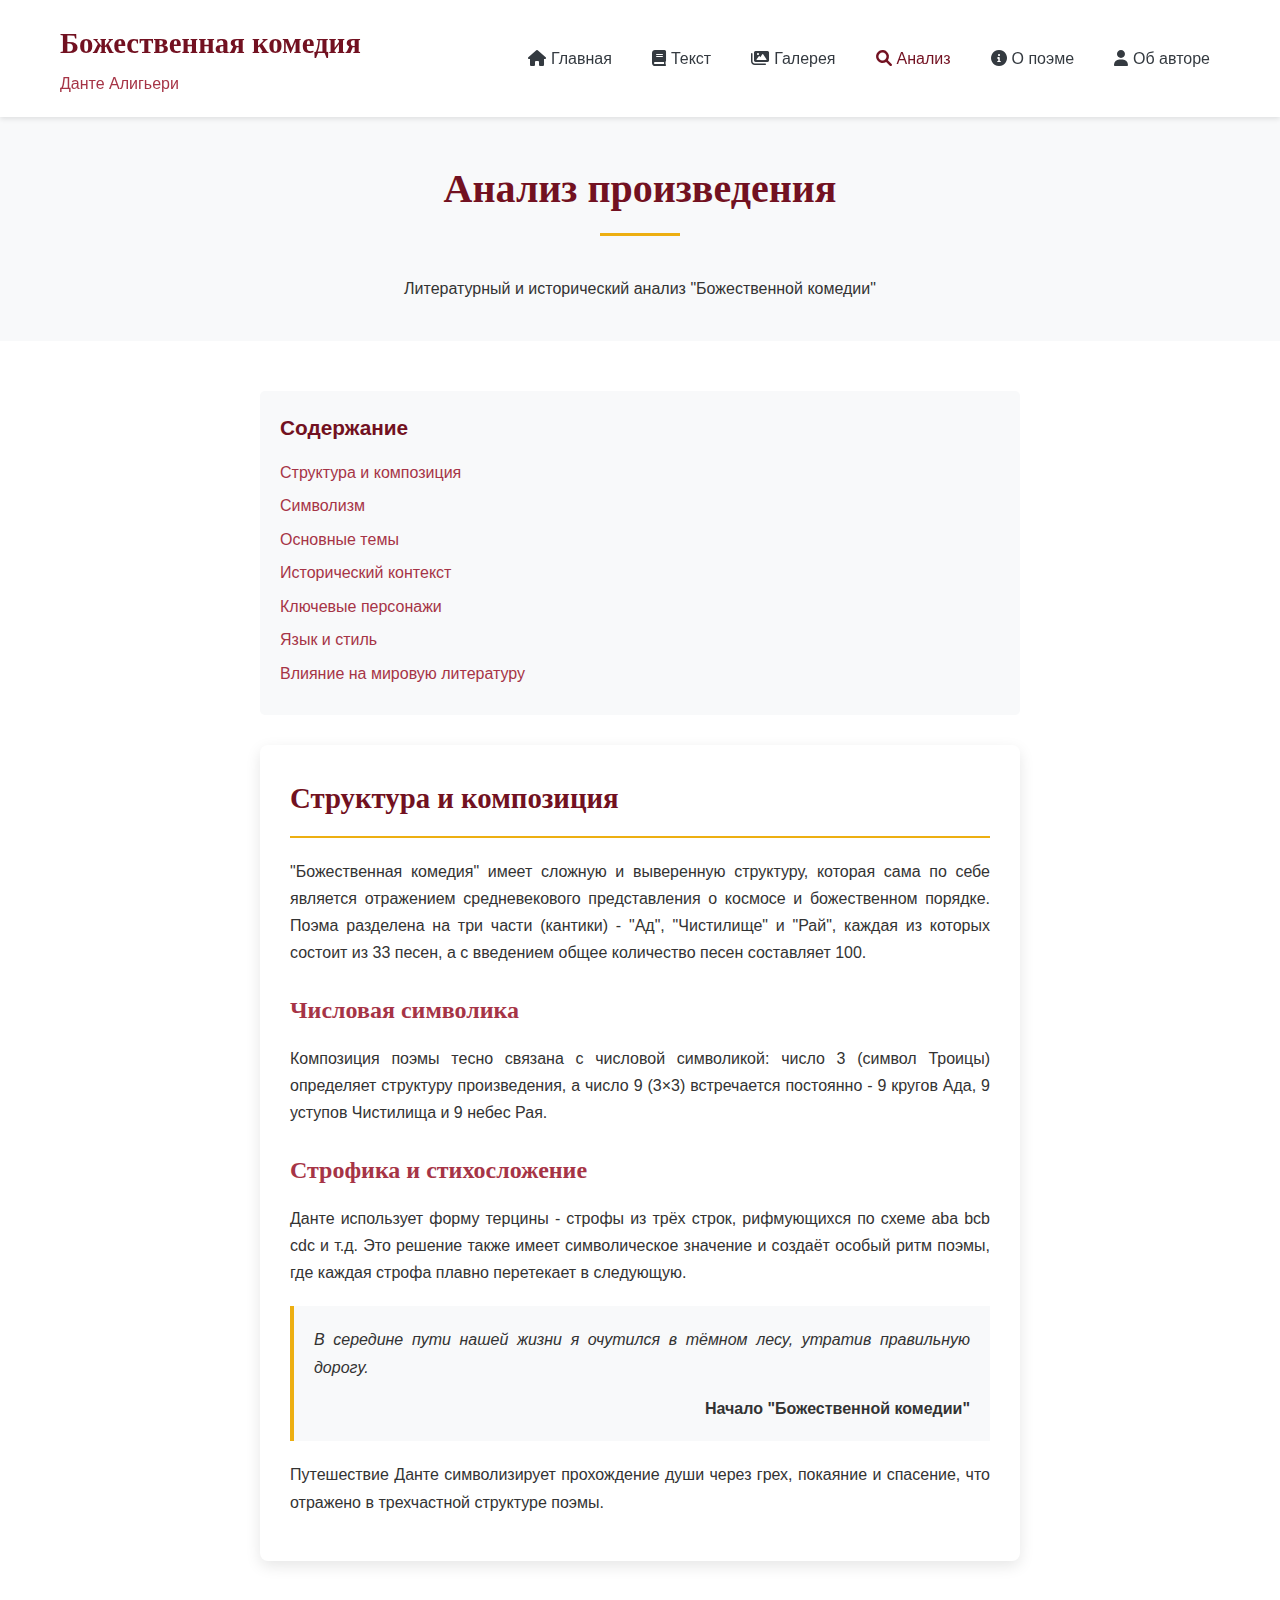
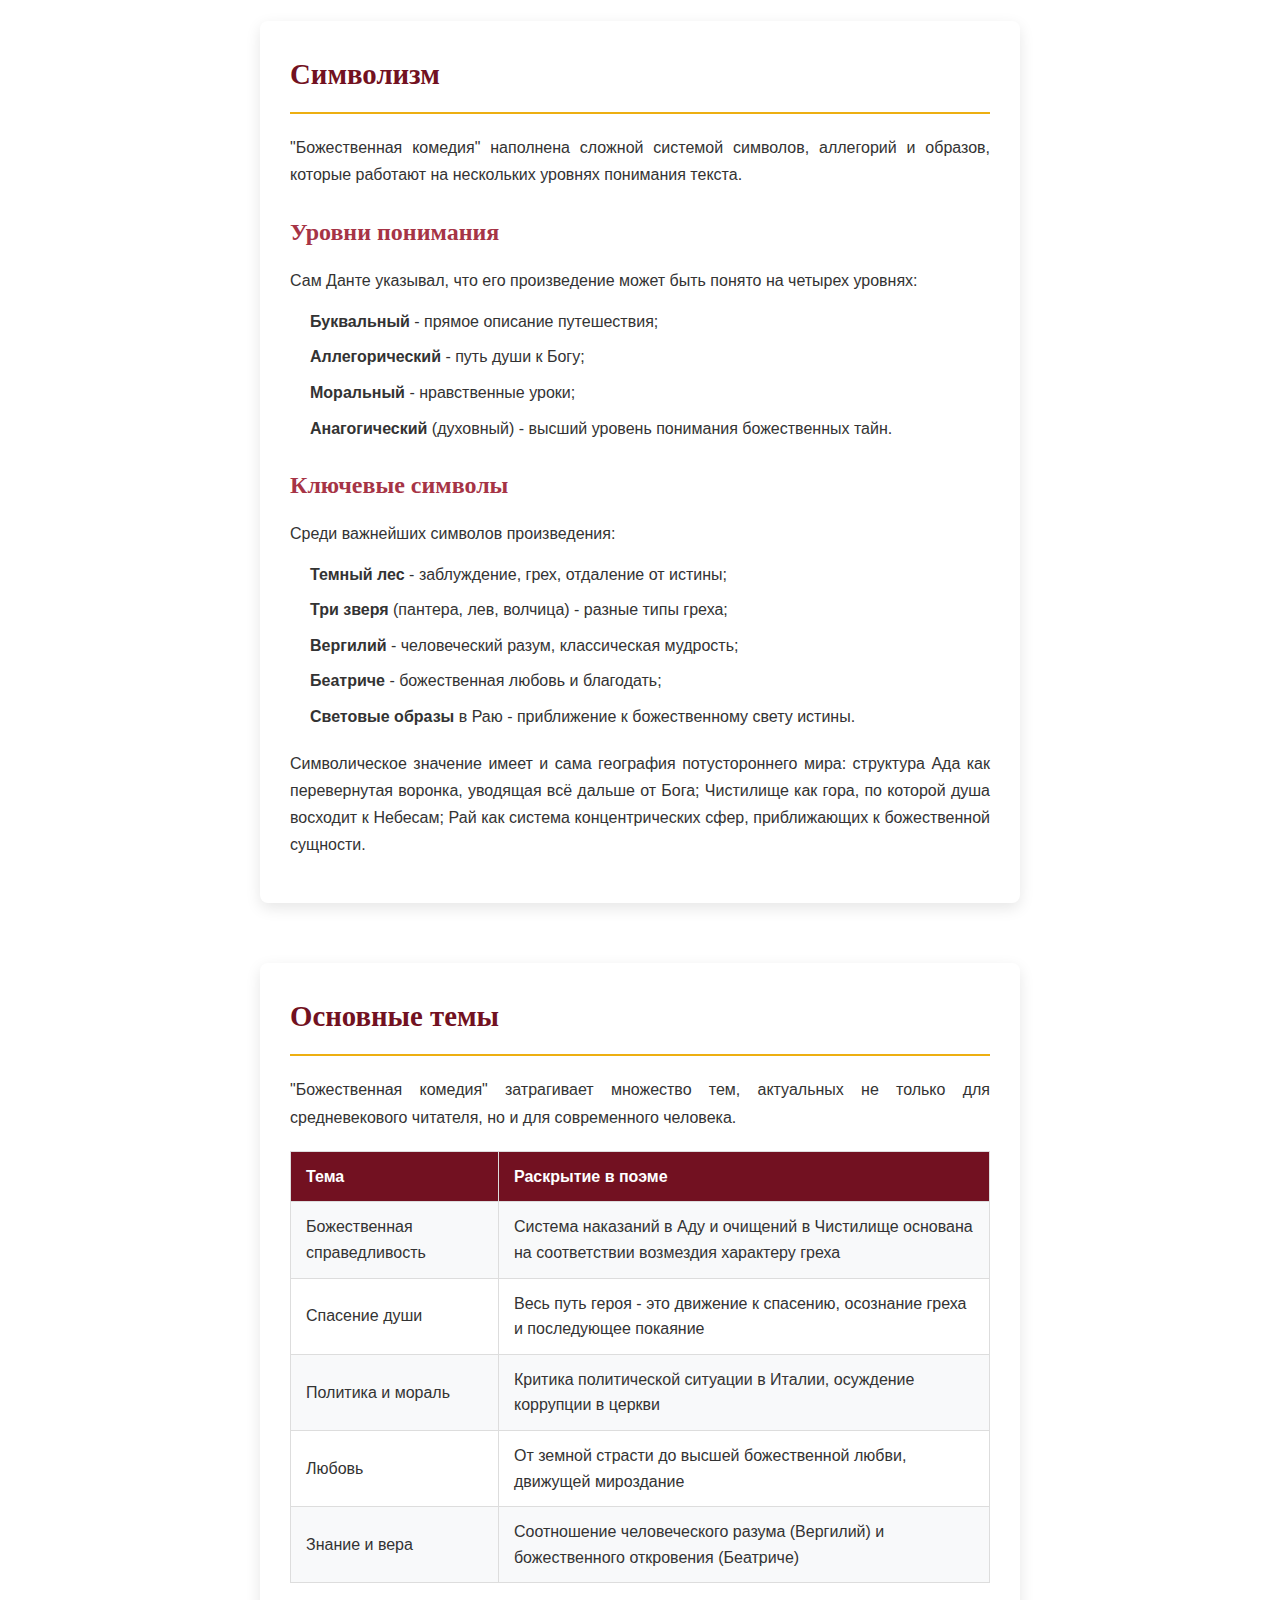
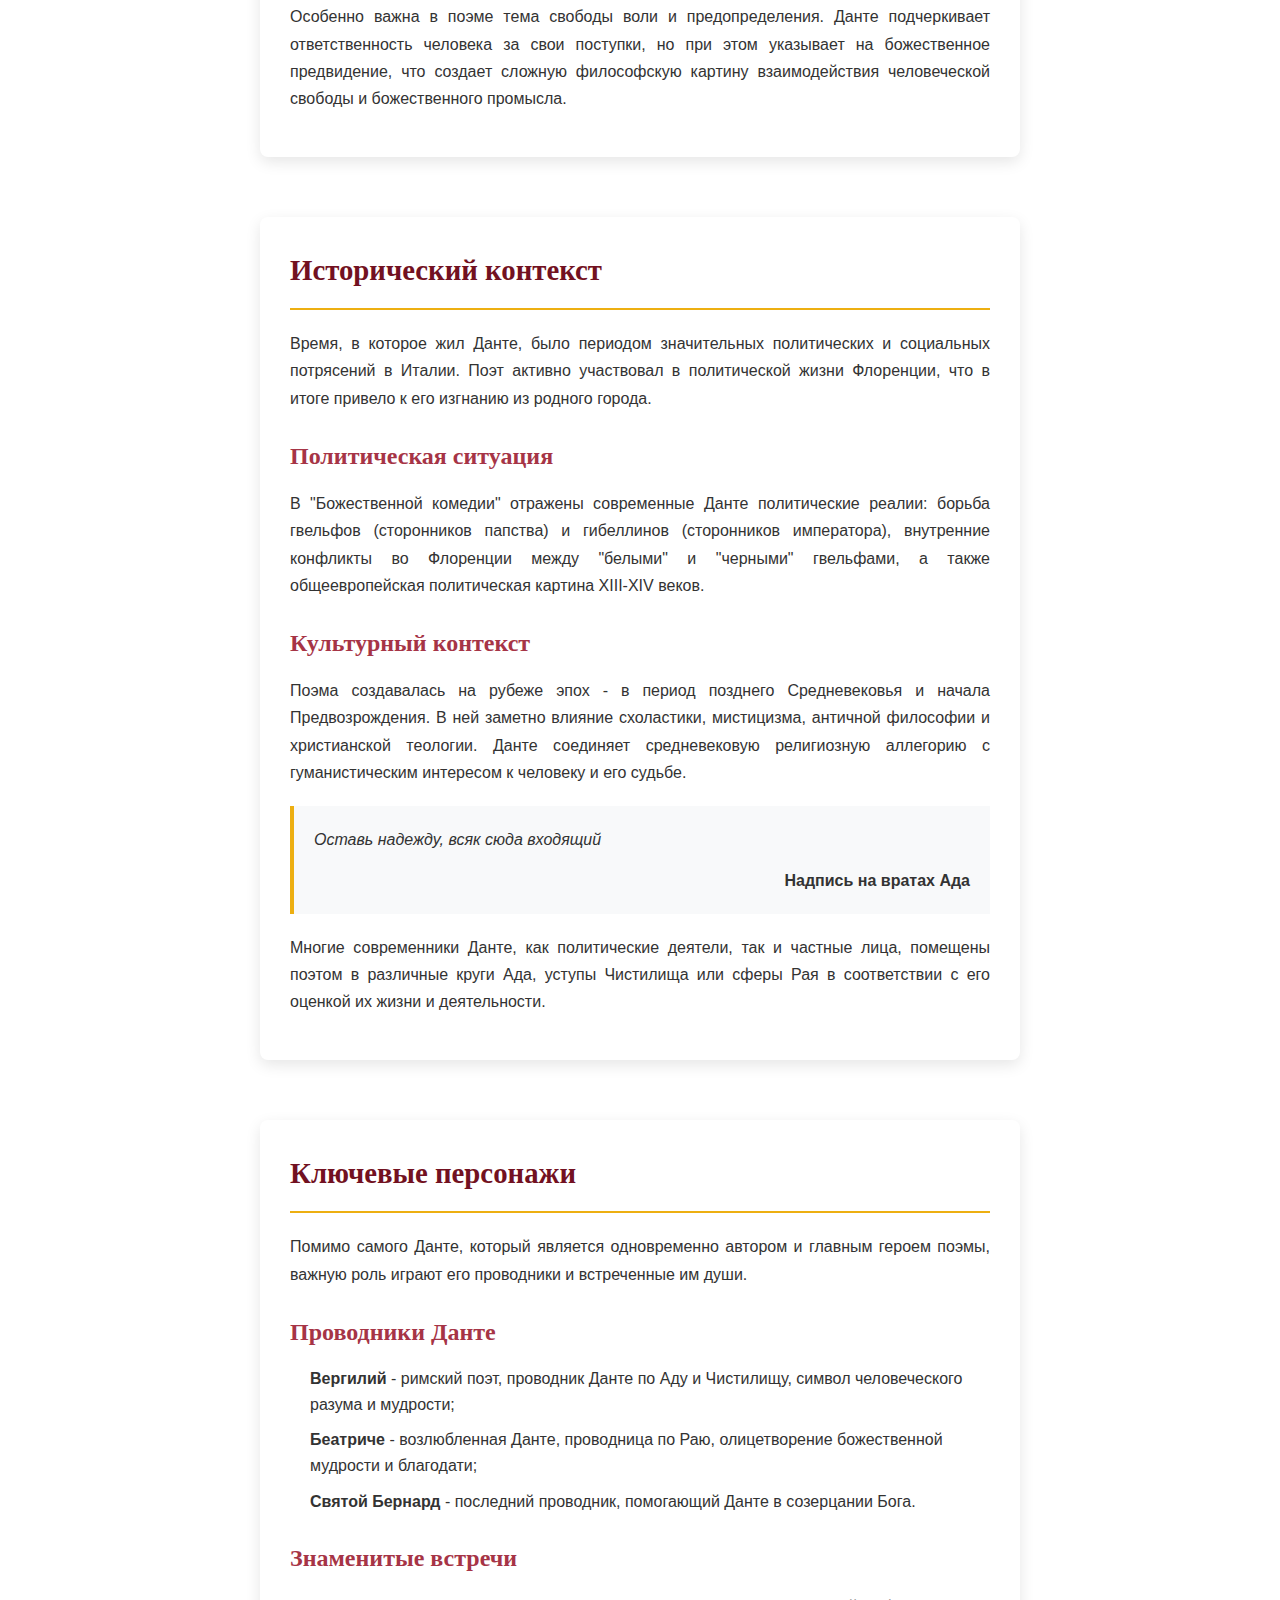
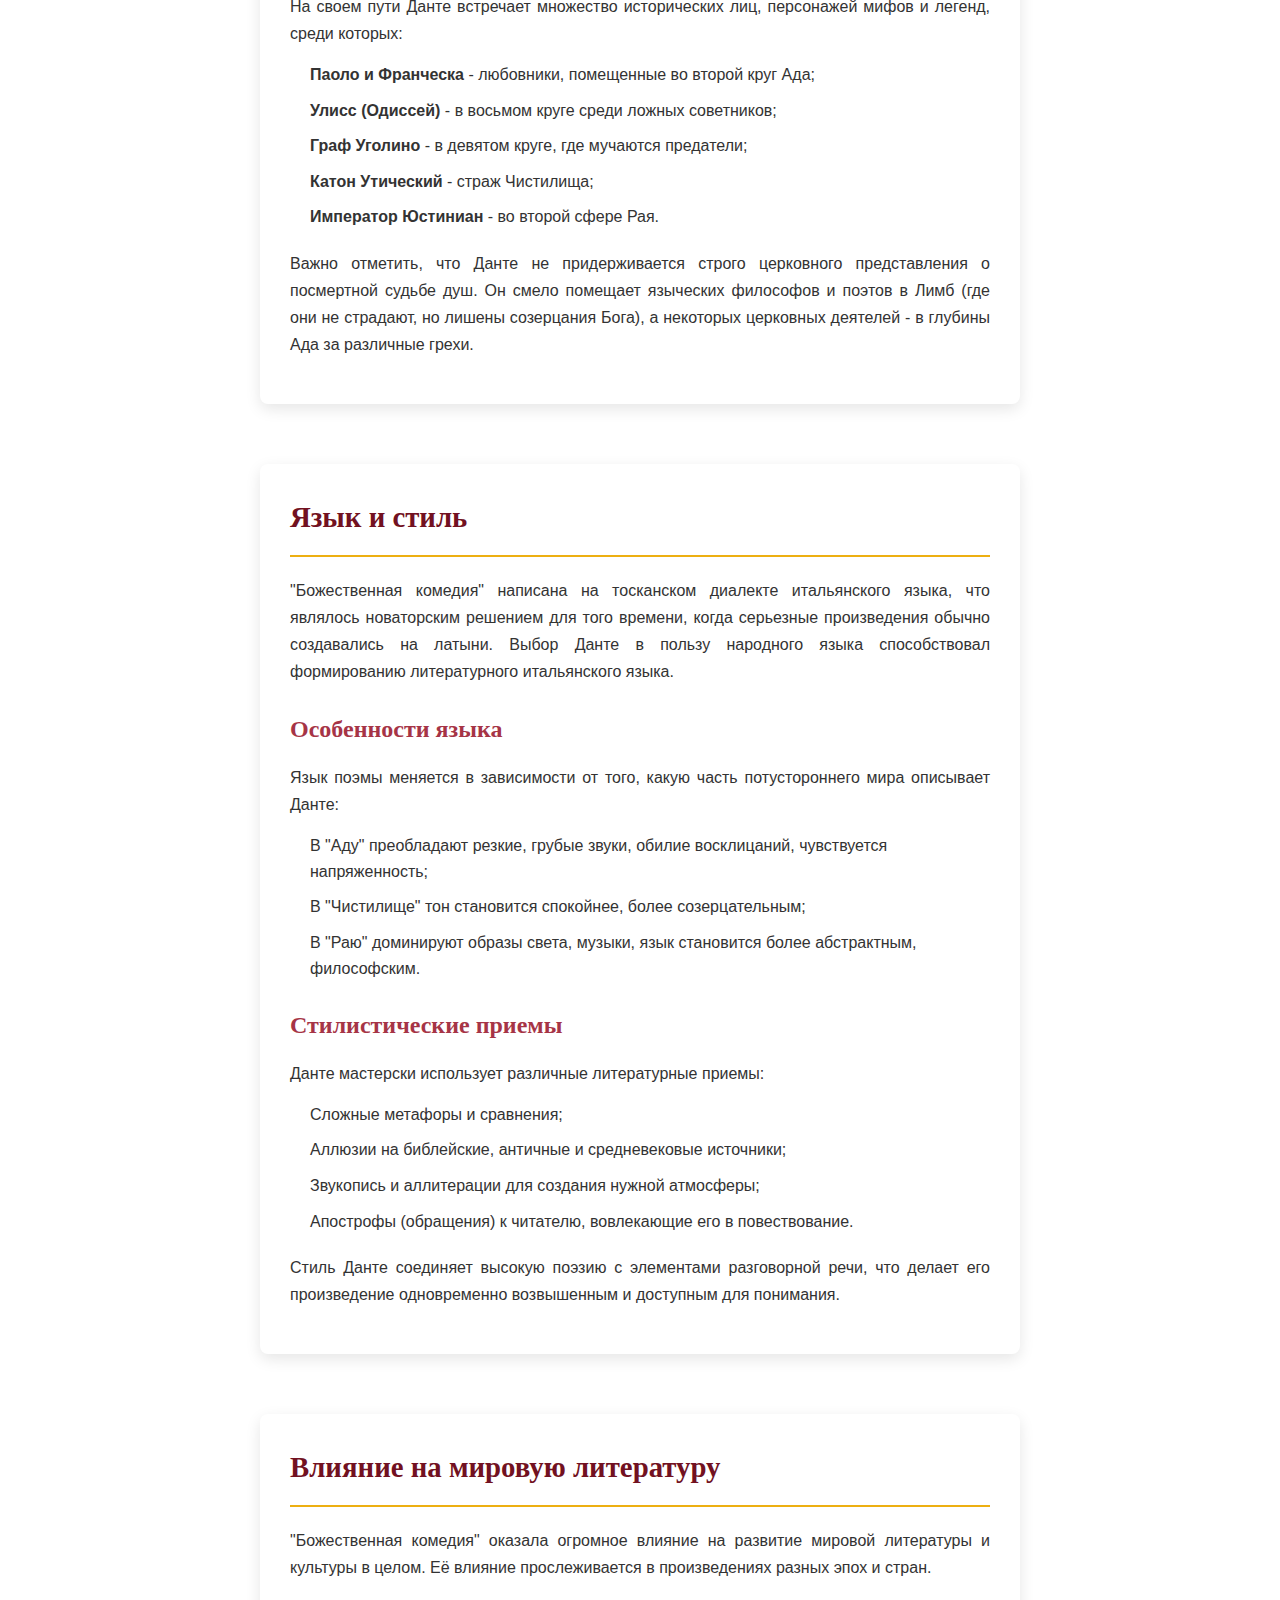
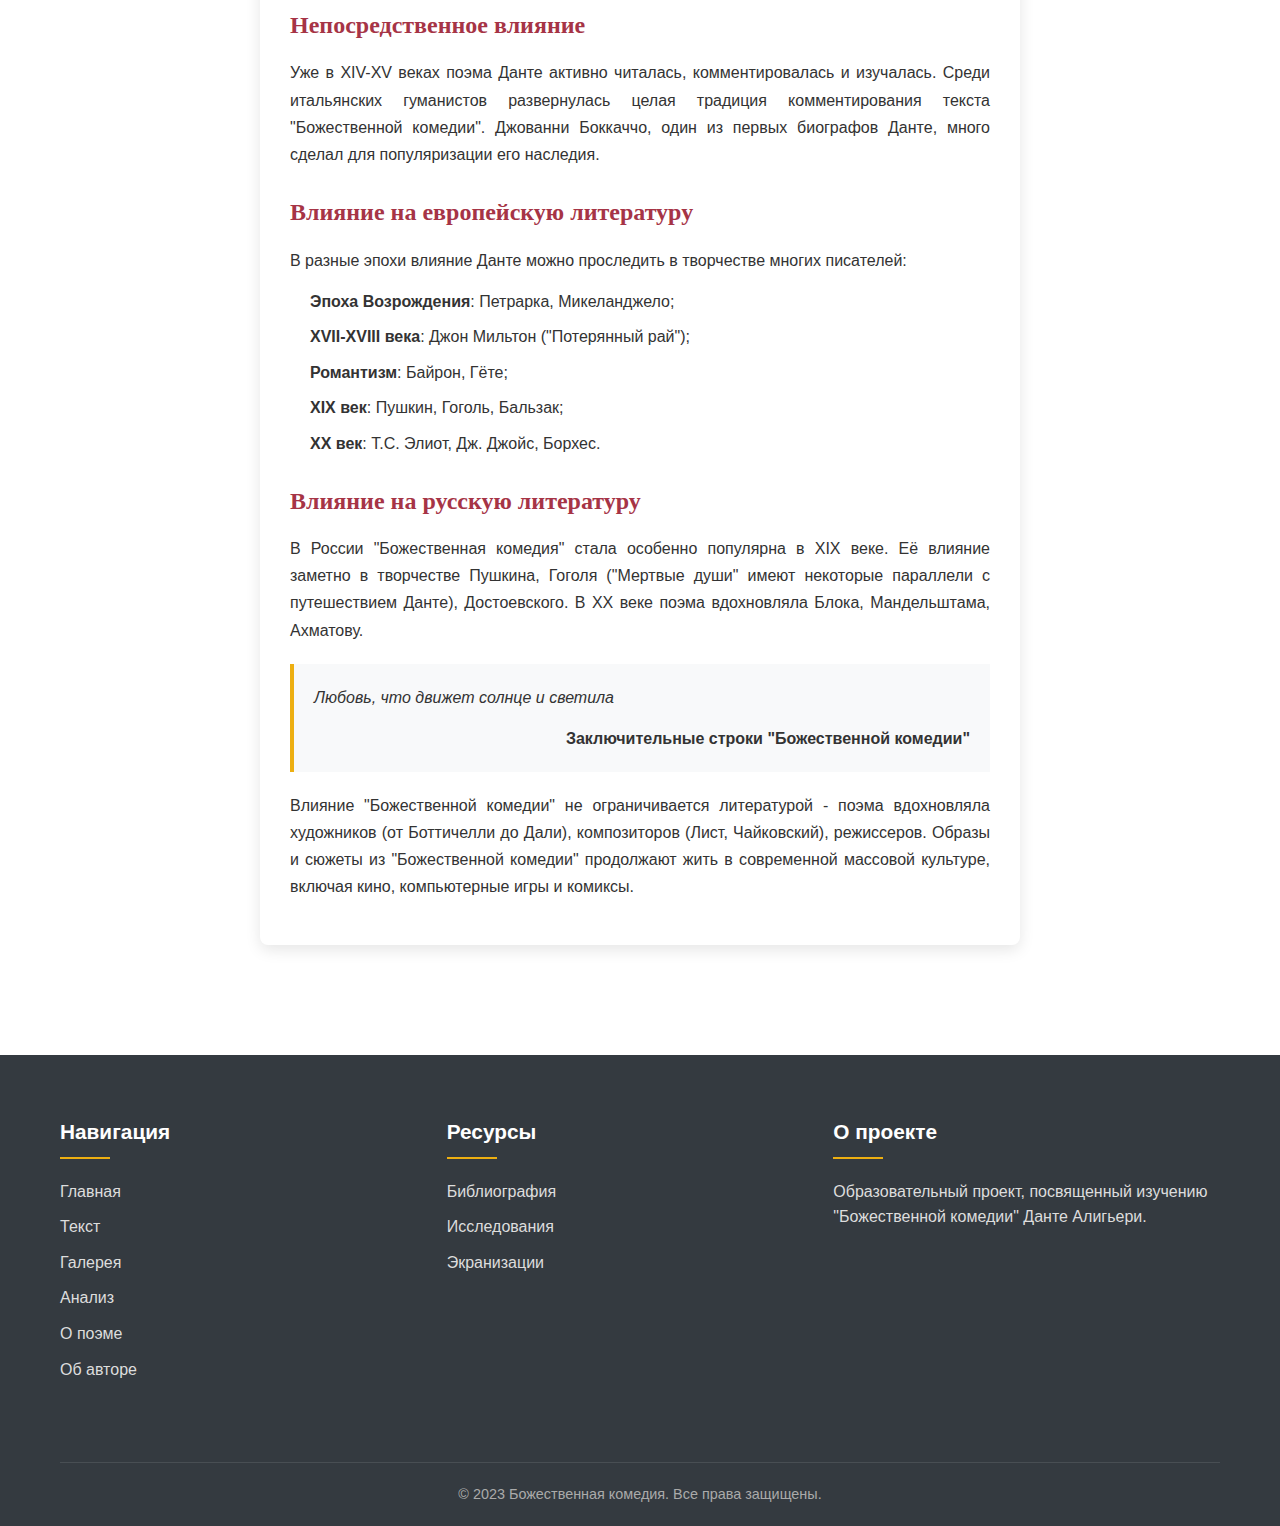
<file: analysis.html>
<!DOCTYPE html>
<html lang="ru">
<head>
    <meta charset="UTF-8">
    <meta name="viewport" content="width=device-width, initial-scale=1.0">
    <title>Анализ - Божественная комедия</title>
    <link rel="stylesheet" href="css/style.css">
    <link rel="stylesheet" href="https://cdnjs.cloudflare.com/ajax/libs/font-awesome/6.0.0/css/all.min.css">
    <style>
        .analysis-container {
            max-width: 800px;
            margin: 0 auto;
            padding: 50px 20px;
        }
        
        .analysis-section {
            margin-bottom: 60px;
            background-color: white;
            border-radius: 8px;
            box-shadow: 0 5px 15px rgba(0, 0, 0, 0.1);
            padding: 30px;
        }
        
        .analysis-section h2 {
            color: var(--primary-color);
            font-family: var(--font-primary);
            margin-bottom: 20px;
            padding-bottom: 15px;
            border-bottom: 2px solid var(--accent-color);
            font-size: 1.8rem;
        }
        
        .analysis-section h3 {
            color: var(--secondary-color);
            font-family: var(--font-primary);
            margin: 25px 0 15px;
            font-size: 1.5rem;
        }
        
        .analysis-section p {
            margin-bottom: 15px;
            line-height: 1.7;
            text-align: justify;
        }
        
        .analysis-section ul, .analysis-section ol {
            margin-bottom: 20px;
            padding-left: 20px;
        }
        
        .analysis-section li {
            margin-bottom: 10px;
            line-height: 1.6;
        }
        
        .quote-block {
            background-color: var(--light-color);
            padding: 20px;
            border-left: 4px solid var(--accent-color);
            margin: 20px 0;
            font-style: italic;
        }
        
        .quote-block cite {
            display: block;
            text-align: right;
            margin-top: 10px;
            font-style: normal;
            font-weight: bold;
        }

        .toc {
            background-color: var(--light-color);
            padding: 20px;
            border-radius: 5px;
            margin-bottom: 30px;
        }

        .toc h3 {
            color: var(--primary-color);
            margin-bottom: 15px;
            font-size: 1.3rem;
            border-bottom: none;
        }

        .toc ul {
            list-style-type: none;
            padding-left: 0;
        }

        .toc li {
            margin-bottom: 8px;
        }

        .toc a {
            text-decoration: none;
            color: var(--secondary-color);
            transition: all 0.3s ease;
        }

        .toc a:hover {
            color: var(--primary-color);
            padding-left: 5px;
        }
        
        .theme-table {
            width: 100%;
            border-collapse: collapse;
            margin: 20px 0;
        }
        
        .theme-table th, .theme-table td {
            padding: 12px 15px;
            border: 1px solid #ddd;
            text-align: left;
        }
        
        .theme-table th {
            background-color: var(--primary-color);
            color: white;
        }
        
        .theme-table tr:nth-child(even) {
            background-color: var(--light-color);
        }
        
        .text-center {
            text-align: center;
        }
        
        .page-header {
            background-color: var(--light-color);
            padding: 40px 0;
        }
    </style>
</head>
<body>
    <header>
        <div class="container">
            <div class="logo">
                <h1>Божественная комедия</h1>
                <p>Данте Алигьери</p>
            </div>
            <nav id="navbar">
                <ul>
                    <li><a href="index.html"><i class="fas fa-home"></i> Главная</a></li>
                    <li><a href="text.html"><i class="fas fa-book"></i> Текст</a></li>
                    <li><a href="gallery.html"><i class="fas fa-images"></i> Галерея</a></li>
                    <li><a href="analysis.html" class="active"><i class="fas fa-search"></i> Анализ</a></li>
                    <li><a href="about.html"><i class="fas fa-info-circle"></i> О поэме</a></li>
                    <li><a href="author.html"><i class="fas fa-user"></i> Об авторе</a></li>
                </ul>
            </nav>
            <div class="menu-toggle">
                <i class="fas fa-bars"></i>
            </div>
        </div>
    </header>

    <main>
        <section class="page-header">
            <div class="container">
                <h1 class="section-title">Анализ произведения</h1>
                <p class="text-center">Литературный и исторический анализ "Божественной комедии"</p>
            </div>
        </section>

        <section class="analysis-container">
            <div class="toc">
                <h3>Содержание</h3>
                <ul>
                    <li><a href="#structure">Структура и композиция</a></li>
                    <li><a href="#symbolism">Символизм</a></li>
                    <li><a href="#themes">Основные темы</a></li>
                    <li><a href="#historical-context">Исторический контекст</a></li>
                    <li><a href="#characters">Ключевые персонажи</a></li>
                    <li><a href="#language">Язык и стиль</a></li>
                    <li><a href="#impact">Влияние на мировую литературу</a></li>
                </ul>
            </div>
            
            <div id="structure" class="analysis-section">
                <h2>Структура и композиция</h2>
                <p>"Божественная комедия" имеет сложную и выверенную структуру, которая сама по себе является отражением средневекового представления о космосе и божественном порядке. Поэма разделена на три части (кантики) - "Ад", "Чистилище" и "Рай", каждая из которых состоит из 33 песен, а с введением общее количество песен составляет 100.</p>

                <h3>Числовая символика</h3>
                <p>Композиция поэмы тесно связана с числовой символикой: число 3 (символ Троицы) определяет структуру произведения, а число 9 (3×3) встречается постоянно - 9 кругов Ада, 9 уступов Чистилища и 9 небес Рая.</p>

                <h3>Строфика и стихосложение</h3>
                <p>Данте использует форму терцины - строфы из трёх строк, рифмующихся по схеме aba bcb cdc и т.д. Это решение также имеет символическое значение и создаёт особый ритм поэмы, где каждая строфа плавно перетекает в следующую.</p>
                
                <div class="quote-block">
                    <p>В середине пути нашей жизни я очутился в тёмном лесу, утратив правильную дорогу.</p>
                    <cite>Начало "Божественной комедии"</cite>
                </div>
                
                <p>Путешествие Данте символизирует прохождение души через грех, покаяние и спасение, что отражено в трехчастной структуре поэмы.</p>
            </div>
            
            <div id="symbolism" class="analysis-section">
                <h2>Символизм</h2>
                <p>"Божественная комедия" наполнена сложной системой символов, аллегорий и образов, которые работают на нескольких уровнях понимания текста.</p>

                <h3>Уровни понимания</h3>
                <p>Сам Данте указывал, что его произведение может быть понято на четырех уровнях:</p>
                <ul>
                    <li><strong>Буквальный</strong> - прямое описание путешествия;</li>
                    <li><strong>Аллегорический</strong> - путь души к Богу;</li>
                    <li><strong>Моральный</strong> - нравственные уроки;</li>
                    <li><strong>Анагогический</strong> (духовный) - высший уровень понимания божественных тайн.</li>
                </ul>

                <h3>Ключевые символы</h3>
                <p>Среди важнейших символов произведения:</p>
                <ul>
                    <li><strong>Темный лес</strong> - заблуждение, грех, отдаление от истины;</li>
                    <li><strong>Три зверя</strong> (пантера, лев, волчица) - разные типы греха;</li>
                    <li><strong>Вергилий</strong> - человеческий разум, классическая мудрость;</li>
                    <li><strong>Беатриче</strong> - божественная любовь и благодать;</li>
                    <li><strong>Световые образы</strong> в Раю - приближение к божественному свету истины.</li>
                </ul>
                
                <p>Символическое значение имеет и сама география потустороннего мира: структура Ада как перевернутая воронка, уводящая всё дальше от Бога; Чистилище как гора, по которой душа восходит к Небесам; Рай как система концентрических сфер, приближающих к божественной сущности.</p>
            </div>
            
            <div id="themes" class="analysis-section">
                <h2>Основные темы</h2>
                <p>"Божественная комедия" затрагивает множество тем, актуальных не только для средневекового читателя, но и для современного человека.</p>

                <table class="theme-table">
                    <tr>
                        <th>Тема</th>
                        <th>Раскрытие в поэме</th>
                    </tr>
                    <tr>
                        <td>Божественная справедливость</td>
                        <td>Система наказаний в Аду и очищений в Чистилище основана на соответствии возмездия характеру греха</td>
                    </tr>
                    <tr>
                        <td>Спасение души</td>
                        <td>Весь путь героя - это движение к спасению, осознание греха и последующее покаяние</td>
                    </tr>
                    <tr>
                        <td>Политика и мораль</td>
                        <td>Критика политической ситуации в Италии, осуждение коррупции в церкви</td>
                    </tr>
                    <tr>
                        <td>Любовь</td>
                        <td>От земной страсти до высшей божественной любви, движущей мироздание</td>
                    </tr>
                    <tr>
                        <td>Знание и вера</td>
                        <td>Соотношение человеческого разума (Вергилий) и божественного откровения (Беатриче)</td>
                    </tr>
                </table>
                
                <p>Особенно важна в поэме тема свободы воли и предопределения. Данте подчеркивает ответственность человека за свои поступки, но при этом указывает на божественное предвидение, что создает сложную философскую картину взаимодействия человеческой свободы и божественного промысла.</p>
            </div>
            
            <div id="historical-context" class="analysis-section">
                <h2>Исторический контекст</h2>
                <p>Время, в которое жил Данте, было периодом значительных политических и социальных потрясений в Италии. Поэт активно участвовал в политической жизни Флоренции, что в итоге привело к его изгнанию из родного города.</p>

                <h3>Политическая ситуация</h3>
                <p>В "Божественной комедии" отражены современные Данте политические реалии: борьба гвельфов (сторонников папства) и гибеллинов (сторонников императора), внутренние конфликты во Флоренции между "белыми" и "черными" гвельфами, а также общеевропейская политическая картина XIII-XIV веков.</p>

                <h3>Культурный контекст</h3>
                <p>Поэма создавалась на рубеже эпох - в период позднего Средневековья и начала Предвозрождения. В ней заметно влияние схоластики, мистицизма, античной философии и христианской теологии. Данте соединяет средневековую религиозную аллегорию с гуманистическим интересом к человеку и его судьбе.</p>
                
                <div class="quote-block">
                    <p>Оставь надежду, всяк сюда входящий</p>
                    <cite>Надпись на вратах Ада</cite>
                </div>
                
                <p>Многие современники Данте, как политические деятели, так и частные лица, помещены поэтом в различные круги Ада, уступы Чистилища или сферы Рая в соответствии с его оценкой их жизни и деятельности.</p>
            </div>
            
            <div id="characters" class="analysis-section">
                <h2>Ключевые персонажи</h2>
                <p>Помимо самого Данте, который является одновременно автором и главным героем поэмы, важную роль играют его проводники и встреченные им души.</p>

                <h3>Проводники Данте</h3>
                <ul>
                    <li><strong>Вергилий</strong> - римский поэт, проводник Данте по Аду и Чистилищу, символ человеческого разума и мудрости;</li>
                    <li><strong>Беатриче</strong> - возлюбленная Данте, проводница по Раю, олицетворение божественной мудрости и благодати;</li>
                    <li><strong>Святой Бернард</strong> - последний проводник, помогающий Данте в созерцании Бога.</li>
                </ul>

                <h3>Знаменитые встречи</h3>
                <p>На своем пути Данте встречает множество исторических лиц, персонажей мифов и легенд, среди которых:</p>
                <ul>
                    <li><strong>Паоло и Франческа</strong> - любовники, помещенные во второй круг Ада;</li>
                    <li><strong>Улисс (Одиссей)</strong> - в восьмом круге среди ложных советников;</li>
                    <li><strong>Граф Уголино</strong> - в девятом круге, где мучаются предатели;</li>
                    <li><strong>Катон Утический</strong> - страж Чистилища;</li>
                    <li><strong>Император Юстиниан</strong> - во второй сфере Рая.</li>
                </ul>
                
                <p>Важно отметить, что Данте не придерживается строго церковного представления о посмертной судьбе душ. Он смело помещает языческих философов и поэтов в Лимб (где они не страдают, но лишены созерцания Бога), а некоторых церковных деятелей - в глубины Ада за различные грехи.</p>
            </div>
            
            <div id="language" class="analysis-section">
                <h2>Язык и стиль</h2>
                <p>"Божественная комедия" написана на тосканском диалекте итальянского языка, что являлось новаторским решением для того времени, когда серьезные произведения обычно создавались на латыни. Выбор Данте в пользу народного языка способствовал формированию литературного итальянского языка.</p>

                <h3>Особенности языка</h3>
                <p>Язык поэмы меняется в зависимости от того, какую часть потустороннего мира описывает Данте:</p>
                <ul>
                    <li>В "Аду" преобладают резкие, грубые звуки, обилие восклицаний, чувствуется напряженность;</li>
                    <li>В "Чистилище" тон становится спокойнее, более созерцательным;</li>
                    <li>В "Раю" доминируют образы света, музыки, язык становится более абстрактным, философским.</li>
                </ul>

                <h3>Стилистические приемы</h3>
                <p>Данте мастерски использует различные литературные приемы:</p>
                <ul>
                    <li>Сложные метафоры и сравнения;</li>
                    <li>Аллюзии на библейские, античные и средневековые источники;</li>
                    <li>Звукопись и аллитерации для создания нужной атмосферы;</li>
                    <li>Апострофы (обращения) к читателю, вовлекающие его в повествование.</li>
                </ul>
                
                <p>Стиль Данте соединяет высокую поэзию с элементами разговорной речи, что делает его произведение одновременно возвышенным и доступным для понимания.</p>
            </div>
            
            <div id="impact" class="analysis-section">
                <h2>Влияние на мировую литературу</h2>
                <p>"Божественная комедия" оказала огромное влияние на развитие мировой литературы и культуры в целом. Её влияние прослеживается в произведениях разных эпох и стран.</p>

                <h3>Непосредственное влияние</h3>
                <p>Уже в XIV-XV веках поэма Данте активно читалась, комментировалась и изучалась. Среди итальянских гуманистов развернулась целая традиция комментирования текста "Божественной комедии". Джованни Боккаччо, один из первых биографов Данте, много сделал для популяризации его наследия.</p>

                <h3>Влияние на европейскую литературу</h3>
                <p>В разные эпохи влияние Данте можно проследить в творчестве многих писателей:</p>
                <ul>
                    <li><strong>Эпоха Возрождения</strong>: Петрарка, Микеланджело;</li>
                    <li><strong>XVII-XVIII века</strong>: Джон Мильтон ("Потерянный рай");</li>
                    <li><strong>Романтизм</strong>: Байрон, Гёте;</li>
                    <li><strong>XIX век</strong>: Пушкин, Гоголь, Бальзак;</li>
                    <li><strong>XX век</strong>: Т.С. Элиот, Дж. Джойс, Борхес.</li>
                </ul>

                <h3>Влияние на русскую литературу</h3>
                <p>В России "Божественная комедия" стала особенно популярна в XIX веке. Её влияние заметно в творчестве Пушкина, Гоголя ("Мертвые души" имеют некоторые параллели с путешествием Данте), Достоевского. В XX веке поэма вдохновляла Блока, Мандельштама, Ахматову.</p>
                
                <div class="quote-block">
                    <p>Любовь, что движет солнце и светила</p>
                    <cite>Заключительные строки "Божественной комедии"</cite>
                </div>
                
                <p>Влияние "Божественной комедии" не ограничивается литературой - поэма вдохновляла художников (от Боттичелли до Дали), композиторов (Лист, Чайковский), режиссеров. Образы и сюжеты из "Божественной комедии" продолжают жить в современной массовой культуре, включая кино, компьютерные игры и комиксы.</p>
            </div>
        </section>
    </main>

    <footer>
        <div class="container">
            <div class="footer-content">
                <div class="footer-section">
                    <h3>Навигация</h3>
                    <ul>
                        <li><a href="index.html">Главная</a></li>
                        <li><a href="text.html">Текст</a></li>
                        <li><a href="gallery.html">Галерея</a></li>
                        <li><a href="analysis.html">Анализ</a></li>
                        <li><a href="about.html">О поэме</a></li>
                        <li><a href="author.html">Об авторе</a></li>
                    </ul>
                </div>
                <div class="footer-section">
                    <h3>Ресурсы</h3>
                    <ul>
                        <li><a href="#">Библиография</a></li>
                        <li><a href="#">Исследования</a></li>
                        <li><a href="#">Экранизации</a></li>
                    </ul>
                </div>
                <div class="footer-section">
                    <h3>О проекте</h3>
                    <p>Образовательный проект, посвященный изучению "Божественной комедии" Данте Алигьери.</p>
                </div>
            </div>
            <div class="copyright">
                <p>&copy; 2023 Божественная комедия. Все права защищены.</p>
            </div>
        </div>
    </footer>

    <script src="js/script.js"></script>
    <script>
        document.addEventListener('DOMContentLoaded', function() {
            // Smooth scrolling for anchor links
            document.querySelectorAll('.toc a').forEach(anchor => {
                anchor.addEventListener('click', function(e) {
                    e.preventDefault();
                    
                    const targetId = this.getAttribute('href');
                    const targetElement = document.querySelector(targetId);
                    
                    window.scrollTo({
                        top: targetElement.offsetTop - 100,
                        behavior: 'smooth'
                    });
                });
            });
            
            // Highlight TOC items when scrolling
            window.addEventListener('scroll', function() {
                const sections = document.querySelectorAll('.analysis-section');
                const tocLinks = document.querySelectorAll('.toc a');
                
                let current = '';
                
                sections.forEach(section => {
                    const sectionTop = section.offsetTop;
                    if (window.pageYOffset >= sectionTop - 200) {
                        current = section.getAttribute('id');
                    }
                });
                
                tocLinks.forEach(link => {
                    link.classList.remove('active');
                    if (link.getAttribute('href') === `#${current}`) {
                        link.classList.add('active');
                    }
                });
            });
        });
    </script>
</body>
</html>
</file>
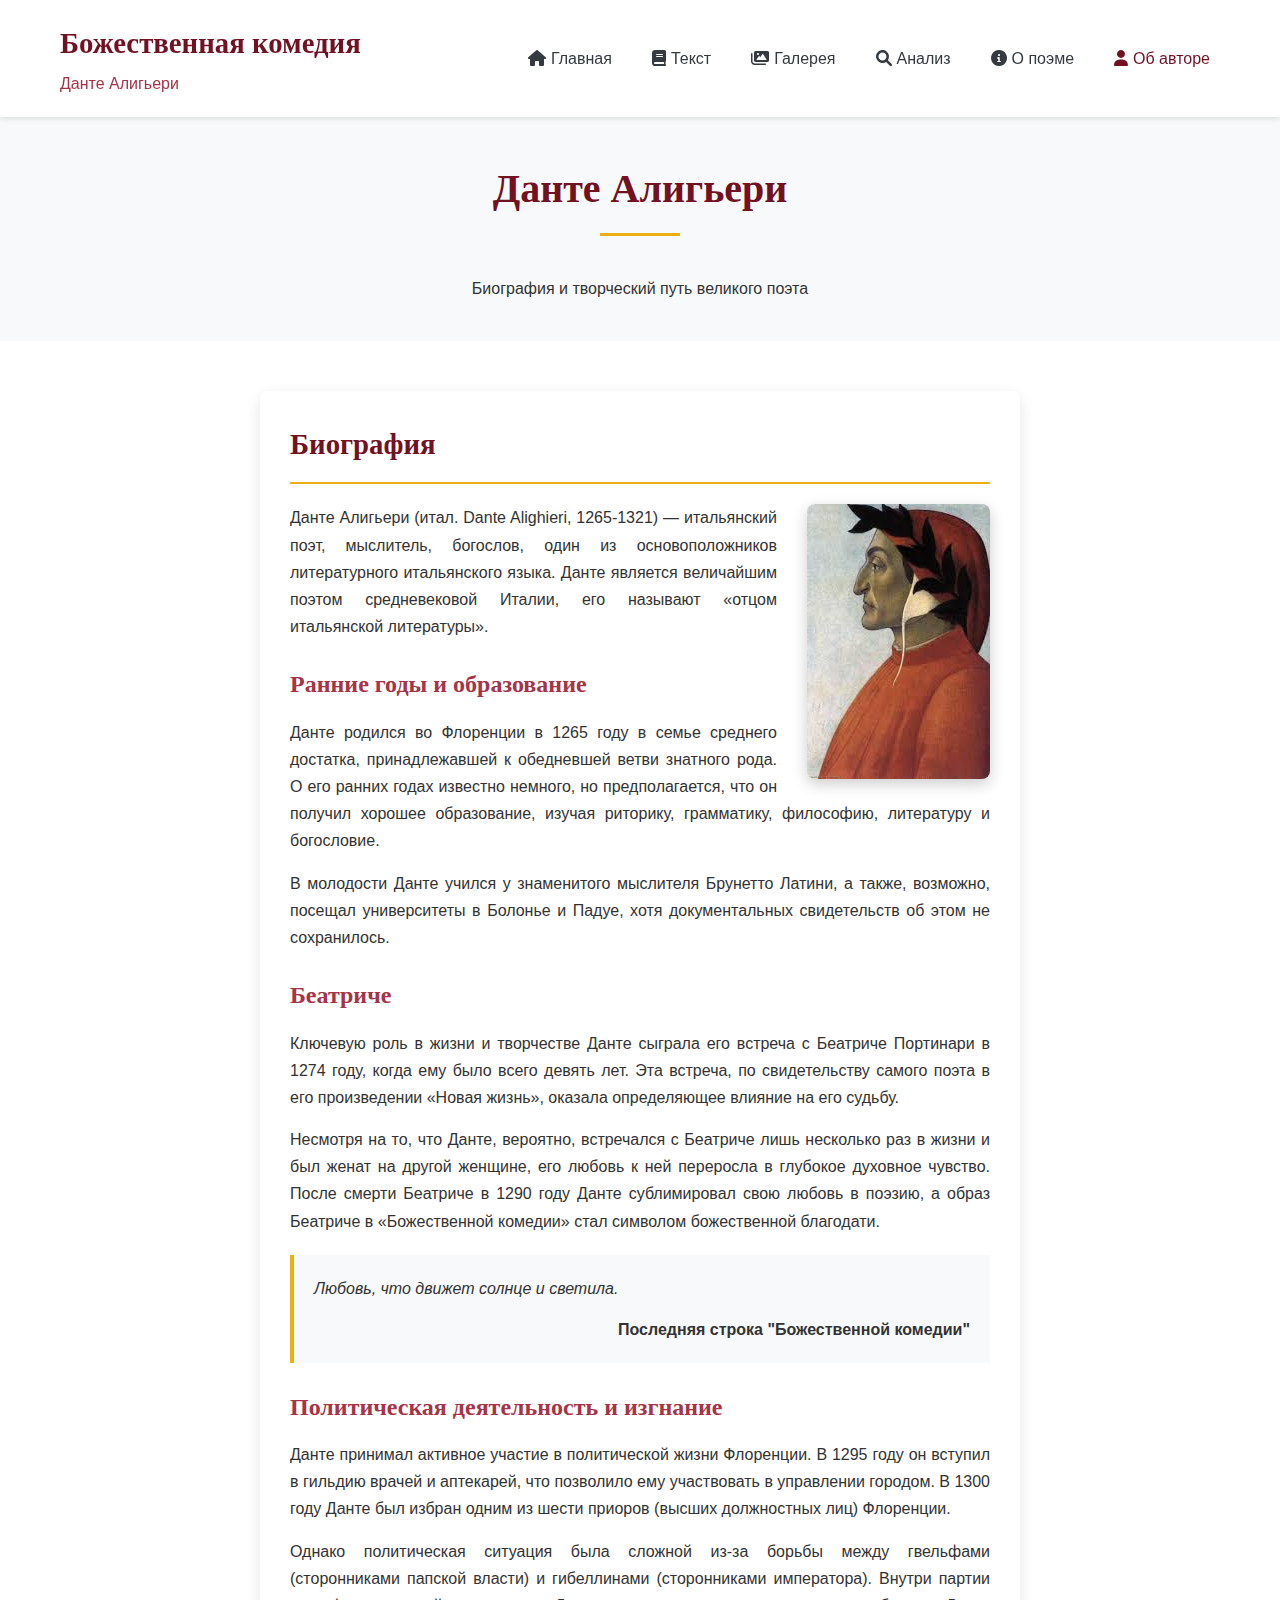
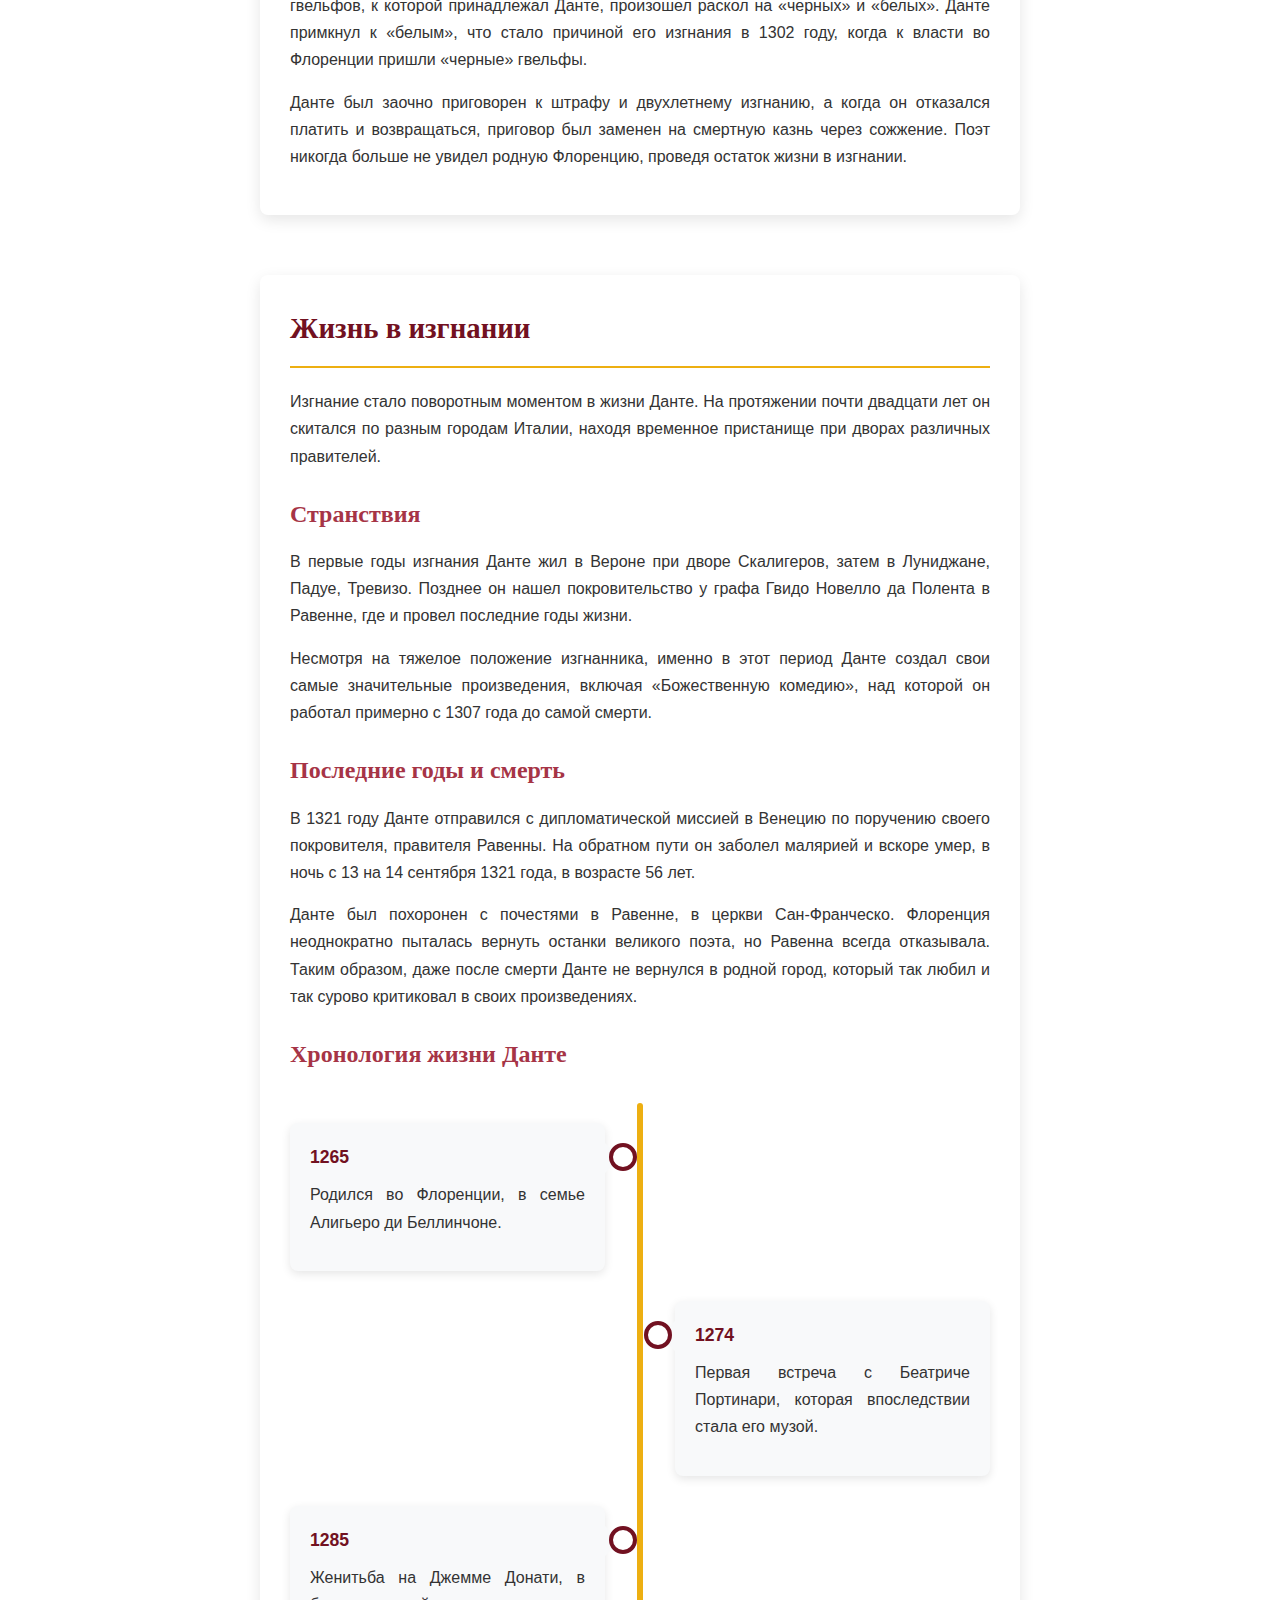
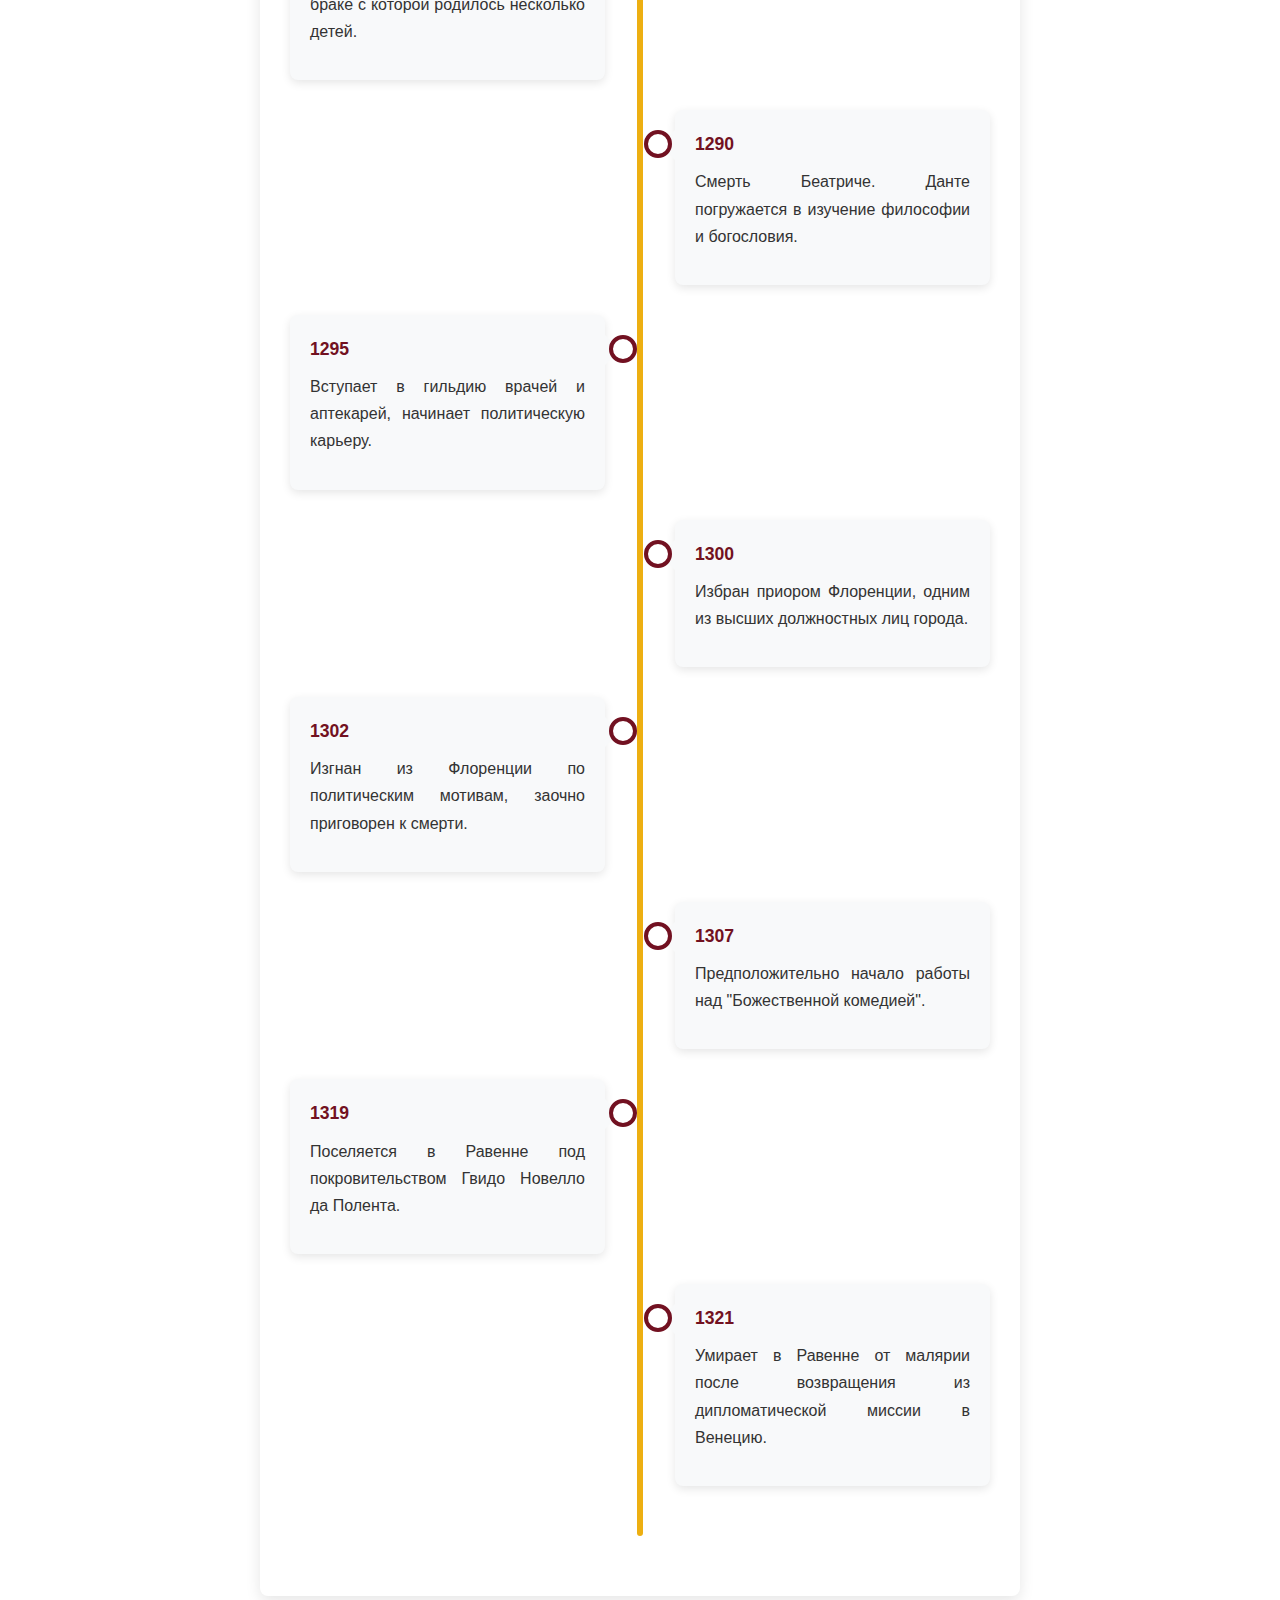
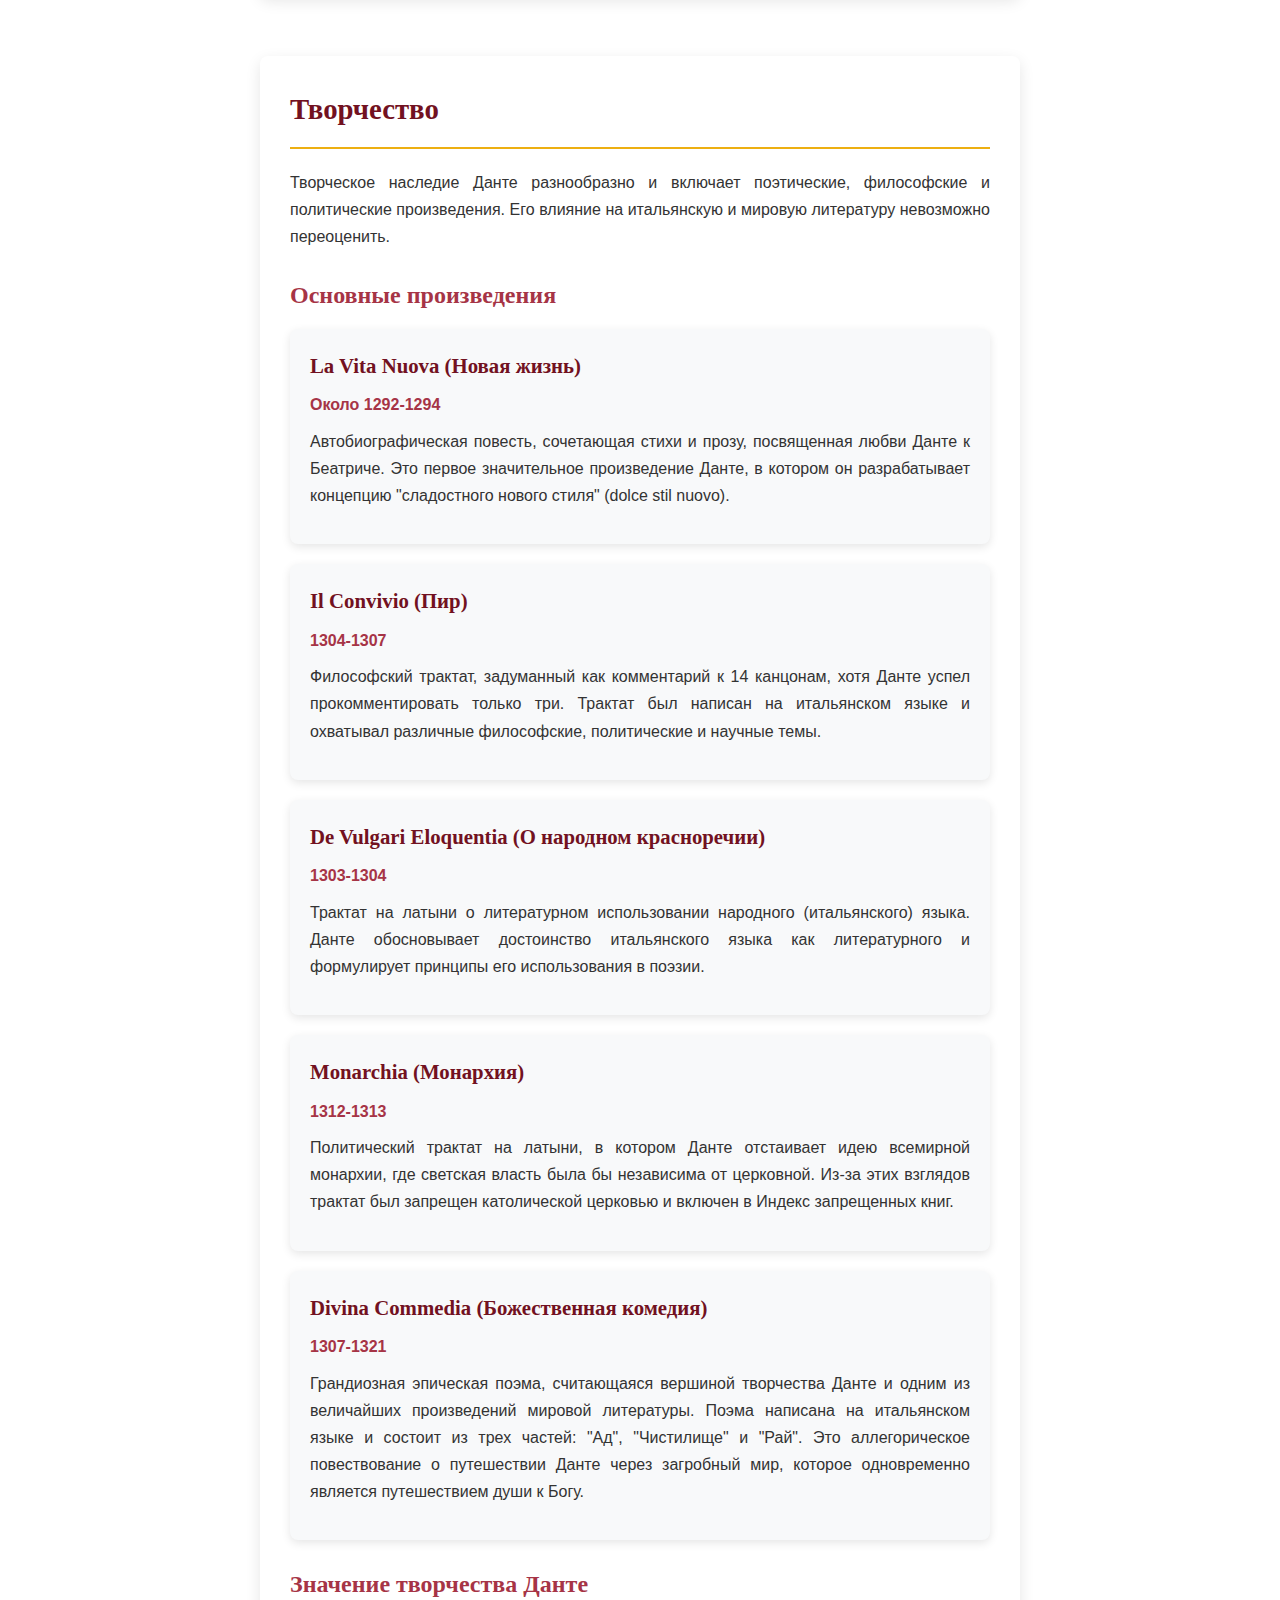
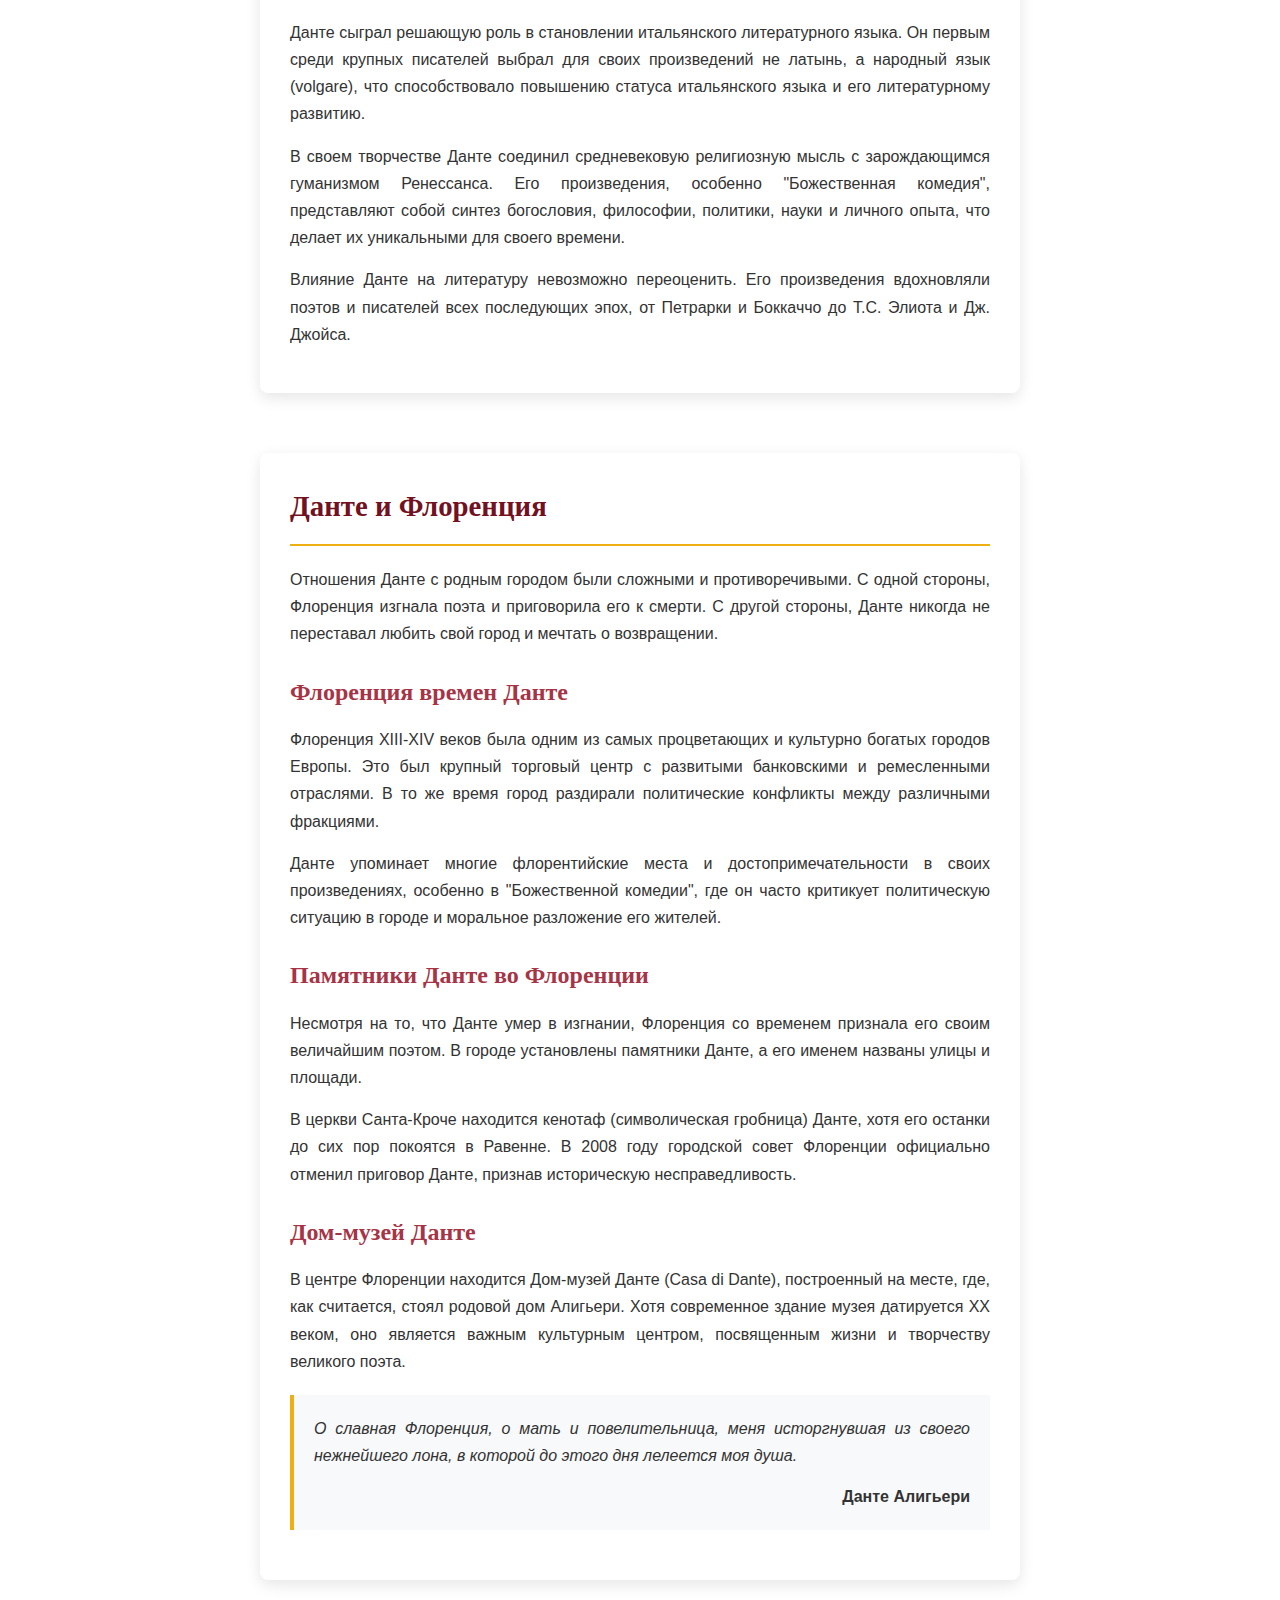
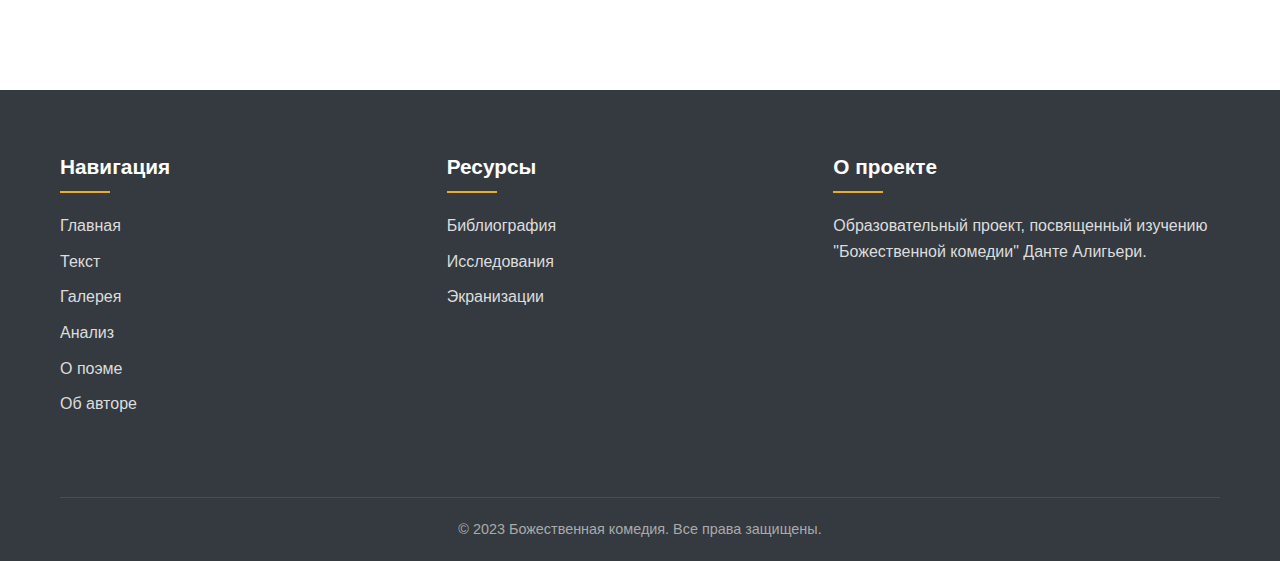
<file: author.html>
<!DOCTYPE html>
<html lang="ru">
<head>
    <meta charset="UTF-8">
    <meta name="viewport" content="width=device-width, initial-scale=1.0">
    <title>Об авторе - Божественная комедия</title>
    <link rel="stylesheet" href="css/style.css">
    <link rel="stylesheet" href="https://cdnjs.cloudflare.com/ajax/libs/font-awesome/6.0.0/css/all.min.css">
    <style>
        .author-container {
            max-width: 800px;
            margin: 0 auto;
            padding: 50px 20px;
        }
        
        .author-section {
            margin-bottom: 60px;
            background-color: white;
            border-radius: 8px;
            box-shadow: 0 5px 15px rgba(0, 0, 0, 0.1);
            padding: 30px;
        }
        
        .author-section h2 {
            color: var(--primary-color);
            font-family: var(--font-primary);
            margin-bottom: 20px;
            padding-bottom: 15px;
            border-bottom: 2px solid var(--accent-color);
            font-size: 1.8rem;
        }
        
        .author-section h3 {
            color: var(--secondary-color);
            font-family: var(--font-primary);
            margin: 25px 0 15px;
            font-size: 1.5rem;
        }
        
        .author-section p {
            margin-bottom: 15px;
            line-height: 1.7;
            text-align: justify;
        }
        
        .author-section ul, .author-section ol {
            margin-bottom: 20px;
            padding-left: 20px;
        }
        
        .author-section li {
            margin-bottom: 10px;
            line-height: 1.6;
        }
        
        .author-image {
            float: right;
            max-width: 40%;
            margin: 0 0 20px 30px;
            border-radius: 8px;
            box-shadow: 0 5px 15px rgba(0, 0, 0, 0.2);
        }
        
        .quote-block {
            background-color: var(--light-color);
            padding: 20px;
            border-left: 4px solid var(--accent-color);
            margin: 20px 0;
            font-style: italic;
        }
        
        .quote-block cite {
            display: block;
            text-align: right;
            margin-top: 10px;
            font-style: normal;
            font-weight: bold;
        }
        
        .timeline {
            position: relative;
            max-width: 700px;
            margin: 30px auto;
            padding: 20px 0;
        }
        
        .timeline::after {
            content: '';
            position: absolute;
            width: 6px;
            background-color: var(--accent-color);
            top: 0;
            bottom: 0;
            left: 50%;
            transform: translateX(-50%);
            border-radius: 5px;
        }
        
        .timeline-item {
            position: relative;
            width: 45%;
            margin-bottom: 30px;
        }
        
        .timeline-item:nth-child(odd) {
            left: 0;
        }
        
        .timeline-item:nth-child(even) {
            left: 55%;
        }
        
        .timeline-content {
            padding: 20px;
            background-color: var(--light-color);
            border-radius: 8px;
            box-shadow: 0 3px 10px rgba(0, 0, 0, 0.1);
            position: relative;
        }
        
        .timeline-item:nth-child(odd) .timeline-content::after {
            content: '';
            position: absolute;
            top: 20px;
            right: -15px;
            width: 0;
            height: 0;
            border-top: 15px solid transparent;
            border-bottom: 15px solid transparent;
            border-left: 15px solid var(--light-color);
        }
        
        .timeline-item:nth-child(even) .timeline-content::after {
            content: '';
            position: absolute;
            top: 20px;
            left: -15px;
            width: 0;
            height: 0;
            border-top: 15px solid transparent;
            border-bottom: 15px solid transparent;
            border-right: 15px solid var(--light-color);
        }
        
        .timeline-year {
            font-weight: bold;
            color: var(--primary-color);
            margin-bottom: 10px;
            font-size: 1.1rem;
        }
        
        .timeline-item::after {
            content: '';
            position: absolute;
            width: 20px;
            height: 20px;
            background-color: white;
            border: 4px solid var(--primary-color);
            border-radius: 50%;
            top: 20px;
            z-index: 1;
        }
        
        .timeline-item:nth-child(odd)::after {
            right: -10%;
        }
        
        .timeline-item:nth-child(even)::after {
            left: -10%;
        }
        
        .text-center {
            text-align: center;
        }
        
        .page-header {
            background-color: var(--light-color);
            padding: 40px 0;
        }
        
        .florence-map {
            width: 100%;
            height: 400px;
            border-radius: 8px;
            margin: 20px 0;
            box-shadow: 0 5px 15px rgba(0, 0, 0, 0.1);
        }
        
        .work-card {
            background-color: var(--light-color);
            border-radius: 8px;
            padding: 20px;
            margin-bottom: 20px;
            box-shadow: 0 3px 10px rgba(0, 0, 0, 0.1);
            transition: transform 0.3s ease;
        }
        
        .work-card:hover {
            transform: translateY(-5px);
            box-shadow: 0 5px 15px rgba(0, 0, 0, 0.2);
        }
        
        .work-card h4 {
            color: var(--primary-color);
            margin-bottom: 10px;
            font-family: var(--font-primary);
            font-size: 1.3rem;
        }
        
        .work-card .year {
            color: var(--secondary-color);
            font-weight: bold;
            margin-bottom: 10px;
        }
        
        .clearfix::after {
            content: "";
            clear: both;
            display: table;
        }
        
        @media (max-width: 768px) {
            .author-image {
                float: none;
                max-width: 100%;
                margin: 0 0 20px 0;
            }
            
            .timeline::after {
                left: 30px;
            }
            
            .timeline-item {
                width: 100%;
                left: 0;
                padding-left: 70px;
            }
            
            .timeline-item:nth-child(even) {
                left: 0;
            }
            
            .timeline-item::after {
                left: 15px;
            }
            
            .timeline-item:nth-child(odd) .timeline-content::after,
            .timeline-item:nth-child(even) .timeline-content::after {
                display: none;
            }
        }
    </style>
</head>
<body>
    <header>
        <div class="container">
            <div class="logo">
                <h1>Божественная комедия</h1>
                <p>Данте Алигьери</p>
            </div>
            <nav id="navbar">
                <ul>
                    <li><a href="index.html"><i class="fas fa-home"></i> Главная</a></li>
                    <li><a href="text.html"><i class="fas fa-book"></i> Текст</a></li>
                    <li><a href="gallery.html"><i class="fas fa-images"></i> Галерея</a></li>
                    <li><a href="analysis.html"><i class="fas fa-search"></i> Анализ</a></li>
                    <li><a href="about.html"><i class="fas fa-info-circle"></i> О поэме</a></li>
                    <li><a href="author.html" class="active"><i class="fas fa-user"></i> Об авторе</a></li>
                </ul>
            </nav>
            <div class="menu-toggle">
                <i class="fas fa-bars"></i>
            </div>
        </div>
    </header>

    <main>
        <section class="page-header">
            <div class="container">
                <h1 class="section-title">Данте Алигьери</h1>
                <p class="text-center">Биография и творческий путь великого поэта</p>
            </div>
        </section>

        <section class="author-container">
            <div class="author-section clearfix">
                <h2>Биография</h2>
                <img src="images/portrait.jpeg" alt="Портрет Данте Алигьери" class="author-image">
                <p>Данте Алигьери (итал. Dante Alighieri, 1265-1321) — итальянский поэт, мыслитель, богослов, один из основоположников литературного итальянского языка. Данте является величайшим поэтом средневековой Италии, его называют «отцом итальянской литературы».</p>
                
                <h3>Ранние годы и образование</h3>
                <p>Данте родился во Флоренции в 1265 году в семье среднего достатка, принадлежавшей к обедневшей ветви знатного рода. О его ранних годах известно немного, но предполагается, что он получил хорошее образование, изучая риторику, грамматику, философию, литературу и богословие.</p>
                
                <p>В молодости Данте учился у знаменитого мыслителя Брунетто Латини, а также, возможно, посещал университеты в Болонье и Падуе, хотя документальных свидетельств об этом не сохранилось.</p>
                
                <h3>Беатриче</h3>
                <p>Ключевую роль в жизни и творчестве Данте сыграла его встреча с Беатриче Портинари в 1274 году, когда ему было всего девять лет. Эта встреча, по свидетельству самого поэта в его произведении «Новая жизнь», оказала определяющее влияние на его судьбу.</p>
                
                <p>Несмотря на то, что Данте, вероятно, встречался с Беатриче лишь несколько раз в жизни и был женат на другой женщине, его любовь к ней переросла в глубокое духовное чувство. После смерти Беатриче в 1290 году Данте сублимировал свою любовь в поэзию, а образ Беатриче в «Божественной комедии» стал символом божественной благодати.</p>
                
                <div class="quote-block">
                    <p>Любовь, что движет солнце и светила.</p>
                    <cite>Последняя строка "Божественной комедии"</cite>
                </div>
                
                <h3>Политическая деятельность и изгнание</h3>
                <p>Данте принимал активное участие в политической жизни Флоренции. В 1295 году он вступил в гильдию врачей и аптекарей, что позволило ему участвовать в управлении городом. В 1300 году Данте был избран одним из шести приоров (высших должностных лиц) Флоренции.</p>
                
                <p>Однако политическая ситуация была сложной из-за борьбы между гвельфами (сторонниками папской власти) и гибеллинами (сторонниками императора). Внутри партии гвельфов, к которой принадлежал Данте, произошел раскол на «черных» и «белых». Данте примкнул к «белым», что стало причиной его изгнания в 1302 году, когда к власти во Флоренции пришли «черные» гвельфы.</p>
                
                <p>Данте был заочно приговорен к штрафу и двухлетнему изгнанию, а когда он отказался платить и возвращаться, приговор был заменен на смертную казнь через сожжение. Поэт никогда больше не увидел родную Флоренцию, проведя остаток жизни в изгнании.</p>
            </div>
            
            <div class="author-section">
                <h2>Жизнь в изгнании</h2>
                <p>Изгнание стало поворотным моментом в жизни Данте. На протяжении почти двадцати лет он скитался по разным городам Италии, находя временное пристанище при дворах различных правителей.</p>
                
                <h3>Странствия</h3>
                <p>В первые годы изгнания Данте жил в Вероне при дворе Скалигеров, затем в Луниджане, Падуе, Тревизо. Позднее он нашел покровительство у графа Гвидо Новелло да Полента в Равенне, где и провел последние годы жизни.</p>
                
                <p>Несмотря на тяжелое положение изгнанника, именно в этот период Данте создал свои самые значительные произведения, включая «Божественную комедию», над которой он работал примерно с 1307 года до самой смерти.</p>
                
                <h3>Последние годы и смерть</h3>
                <p>В 1321 году Данте отправился с дипломатической миссией в Венецию по поручению своего покровителя, правителя Равенны. На обратном пути он заболел малярией и вскоре умер, в ночь с 13 на 14 сентября 1321 года, в возрасте 56 лет.</p>
                
                <p>Данте был похоронен с почестями в Равенне, в церкви Сан-Франческо. Флоренция неоднократно пыталась вернуть останки великого поэта, но Равенна всегда отказывала. Таким образом, даже после смерти Данте не вернулся в родной город, который так любил и так сурово критиковал в своих произведениях.</p>
                
                <h3>Хронология жизни Данте</h3>
                <div class="timeline">
                    <div class="timeline-item">
                        <div class="timeline-content">
                            <div class="timeline-year">1265</div>
                            <p>Родился во Флоренции, в семье Алигьеро ди Беллинчоне.</p>
                        </div>
                    </div>
                    <div class="timeline-item">
                        <div class="timeline-content">
                            <div class="timeline-year">1274</div>
                            <p>Первая встреча с Беатриче Портинари, которая впоследствии стала его музой.</p>
                        </div>
                    </div>
                    <div class="timeline-item">
                        <div class="timeline-content">
                            <div class="timeline-year">1285</div>
                            <p>Женитьба на Джемме Донати, в браке с которой родилось несколько детей.</p>
                        </div>
                    </div>
                    <div class="timeline-item">
                        <div class="timeline-content">
                            <div class="timeline-year">1290</div>
                            <p>Смерть Беатриче. Данте погружается в изучение философии и богословия.</p>
                        </div>
                    </div>
                    <div class="timeline-item">
                        <div class="timeline-content">
                            <div class="timeline-year">1295</div>
                            <p>Вступает в гильдию врачей и аптекарей, начинает политическую карьеру.</p>
                        </div>
                    </div>
                    <div class="timeline-item">
                        <div class="timeline-content">
                            <div class="timeline-year">1300</div>
                            <p>Избран приором Флоренции, одним из высших должностных лиц города.</p>
                        </div>
                    </div>
                    <div class="timeline-item">
                        <div class="timeline-content">
                            <div class="timeline-year">1302</div>
                            <p>Изгнан из Флоренции по политическим мотивам, заочно приговорен к смерти.</p>
                        </div>
                    </div>
                    <div class="timeline-item">
                        <div class="timeline-content">
                            <div class="timeline-year">1307</div>
                            <p>Предположительно начало работы над "Божественной комедией".</p>
                        </div>
                    </div>
                    <div class="timeline-item">
                        <div class="timeline-content">
                            <div class="timeline-year">1319</div>
                            <p>Поселяется в Равенне под покровительством Гвидо Новелло да Полента.</p>
                        </div>
                    </div>
                    <div class="timeline-item">
                        <div class="timeline-content">
                            <div class="timeline-year">1321</div>
                            <p>Умирает в Равенне от малярии после возвращения из дипломатической миссии в Венецию.</p>
                        </div>
                    </div>
                </div>
            </div>
            
            <div class="author-section">
                <h2>Творчество</h2>
                <p>Творческое наследие Данте разнообразно и включает поэтические, философские и политические произведения. Его влияние на итальянскую и мировую литературу невозможно переоценить.</p>
                
                <h3>Основные произведения</h3>
                
                <div class="work-card">
                    <h4>La Vita Nuova (Новая жизнь)</h4>
                    <div class="year">Около 1292-1294</div>
                    <p>Автобиографическая повесть, сочетающая стихи и прозу, посвященная любви Данте к Беатриче. Это первое значительное произведение Данте, в котором он разрабатывает концепцию "сладостного нового стиля" (dolce stil nuovo).</p>
                </div>
                
                <div class="work-card">
                    <h4>Il Convivio (Пир)</h4>
                    <div class="year">1304-1307</div>
                    <p>Философский трактат, задуманный как комментарий к 14 канцонам, хотя Данте успел прокомментировать только три. Трактат был написан на итальянском языке и охватывал различные философские, политические и научные темы.</p>
                </div>
                
                <div class="work-card">
                    <h4>De Vulgari Eloquentia (О народном красноречии)</h4>
                    <div class="year">1303-1304</div>
                    <p>Трактат на латыни о литературном использовании народного (итальянского) языка. Данте обосновывает достоинство итальянского языка как литературного и формулирует принципы его использования в поэзии.</p>
                </div>
                
                <div class="work-card">
                    <h4>Monarchia (Монархия)</h4>
                    <div class="year">1312-1313</div>
                    <p>Политический трактат на латыни, в котором Данте отстаивает идею всемирной монархии, где светская власть была бы независима от церковной. Из-за этих взглядов трактат был запрещен католической церковью и включен в Индекс запрещенных книг.</p>
                </div>
                
                <div class="work-card">
                    <h4>Divina Commedia (Божественная комедия)</h4>
                    <div class="year">1307-1321</div>
                    <p>Грандиозная эпическая поэма, считающаяся вершиной творчества Данте и одним из величайших произведений мировой литературы. Поэма написана на итальянском языке и состоит из трех частей: "Ад", "Чистилище" и "Рай". Это аллегорическое повествование о путешествии Данте через загробный мир, которое одновременно является путешествием души к Богу.</p>
                </div>
                
                <h3>Значение творчества Данте</h3>
                <p>Данте сыграл решающую роль в становлении итальянского литературного языка. Он первым среди крупных писателей выбрал для своих произведений не латынь, а народный язык (volgare), что способствовало повышению статуса итальянского языка и его литературному развитию.</p>
                
                <p>В своем творчестве Данте соединил средневековую религиозную мысль с зарождающимся гуманизмом Ренессанса. Его произведения, особенно "Божественная комедия", представляют собой синтез богословия, философии, политики, науки и личного опыта, что делает их уникальными для своего времени.</p>
                
                <p>Влияние Данте на литературу невозможно переоценить. Его произведения вдохновляли поэтов и писателей всех последующих эпох, от Петрарки и Боккаччо до Т.С. Элиота и Дж. Джойса.</p>
            </div>
            
            <div class="author-section">
                <h2>Данте и Флоренция</h2>
                <p>Отношения Данте с родным городом были сложными и противоречивыми. С одной стороны, Флоренция изгнала поэта и приговорила его к смерти. С другой стороны, Данте никогда не переставал любить свой город и мечтать о возвращении.</p>
                
                <h3>Флоренция времен Данте</h3>
                <p>Флоренция XIII-XIV веков была одним из самых процветающих и культурно богатых городов Европы. Это был крупный торговый центр с развитыми банковскими и ремесленными отраслями. В то же время город раздирали политические конфликты между различными фракциями.</p>
                
                <p>Данте упоминает многие флорентийские места и достопримечательности в своих произведениях, особенно в "Божественной комедии", где он часто критикует политическую ситуацию в городе и моральное разложение его жителей.</p>
                
                <h3>Памятники Данте во Флоренции</h3>
                <p>Несмотря на то, что Данте умер в изгнании, Флоренция со временем признала его своим величайшим поэтом. В городе установлены памятники Данте, а его именем названы улицы и площади.</p>
                
                <p>В церкви Санта-Кроче находится кенотаф (символическая гробница) Данте, хотя его останки до сих пор покоятся в Равенне. В 2008 году городской совет Флоренции официально отменил приговор Данте, признав историческую несправедливость.</p>
                
                <h3>Дом-музей Данте</h3>
                <p>В центре Флоренции находится Дом-музей Данте (Casa di Dante), построенный на месте, где, как считается, стоял родовой дом Алигьери. Хотя современное здание музея датируется XX веком, оно является важным культурным центром, посвященным жизни и творчеству великого поэта.</p>
                
                <div class="quote-block">
                    <p>О славная Флоренция, о мать и повелительница, меня исторгнувшая из своего нежнейшего лона, в которой до этого дня лелеется моя душа.</p>
                    <cite>Данте Алигьери</cite>
                </div>
            </div>
        </section>
    </main>

    <footer>
        <div class="container">
            <div class="footer-content">
                <div class="footer-section">
                    <h3>Навигация</h3>
                    <ul>
                        <li><a href="index.html">Главная</a></li>
                        <li><a href="text.html">Текст</a></li>
                        <li><a href="gallery.html">Галерея</a></li>
                        <li><a href="analysis.html">Анализ</a></li>
                        <li><a href="about.html">О поэме</a></li>
                        <li><a href="author.html">Об авторе</a></li>
                    </ul>
                </div>
                <div class="footer-section">
                    <h3>Ресурсы</h3>
                    <ul>
                        <li><a href="#">Библиография</a></li>
                        <li><a href="#">Исследования</a></li>
                        <li><a href="#">Экранизации</a></li>
                    </ul>
                </div>
                <div class="footer-section">
                    <h3>О проекте</h3>
                    <p>Образовательный проект, посвященный изучению "Божественной комедии" Данте Алигьери.</p>
                </div>
            </div>
            <div class="copyright">
                <p>&copy; 2023 Божественная комедия. Все права защищены.</p>
            </div>
        </div>
    </footer>

    <script src="js/script.js"></script>
</body>
</html>
</file>
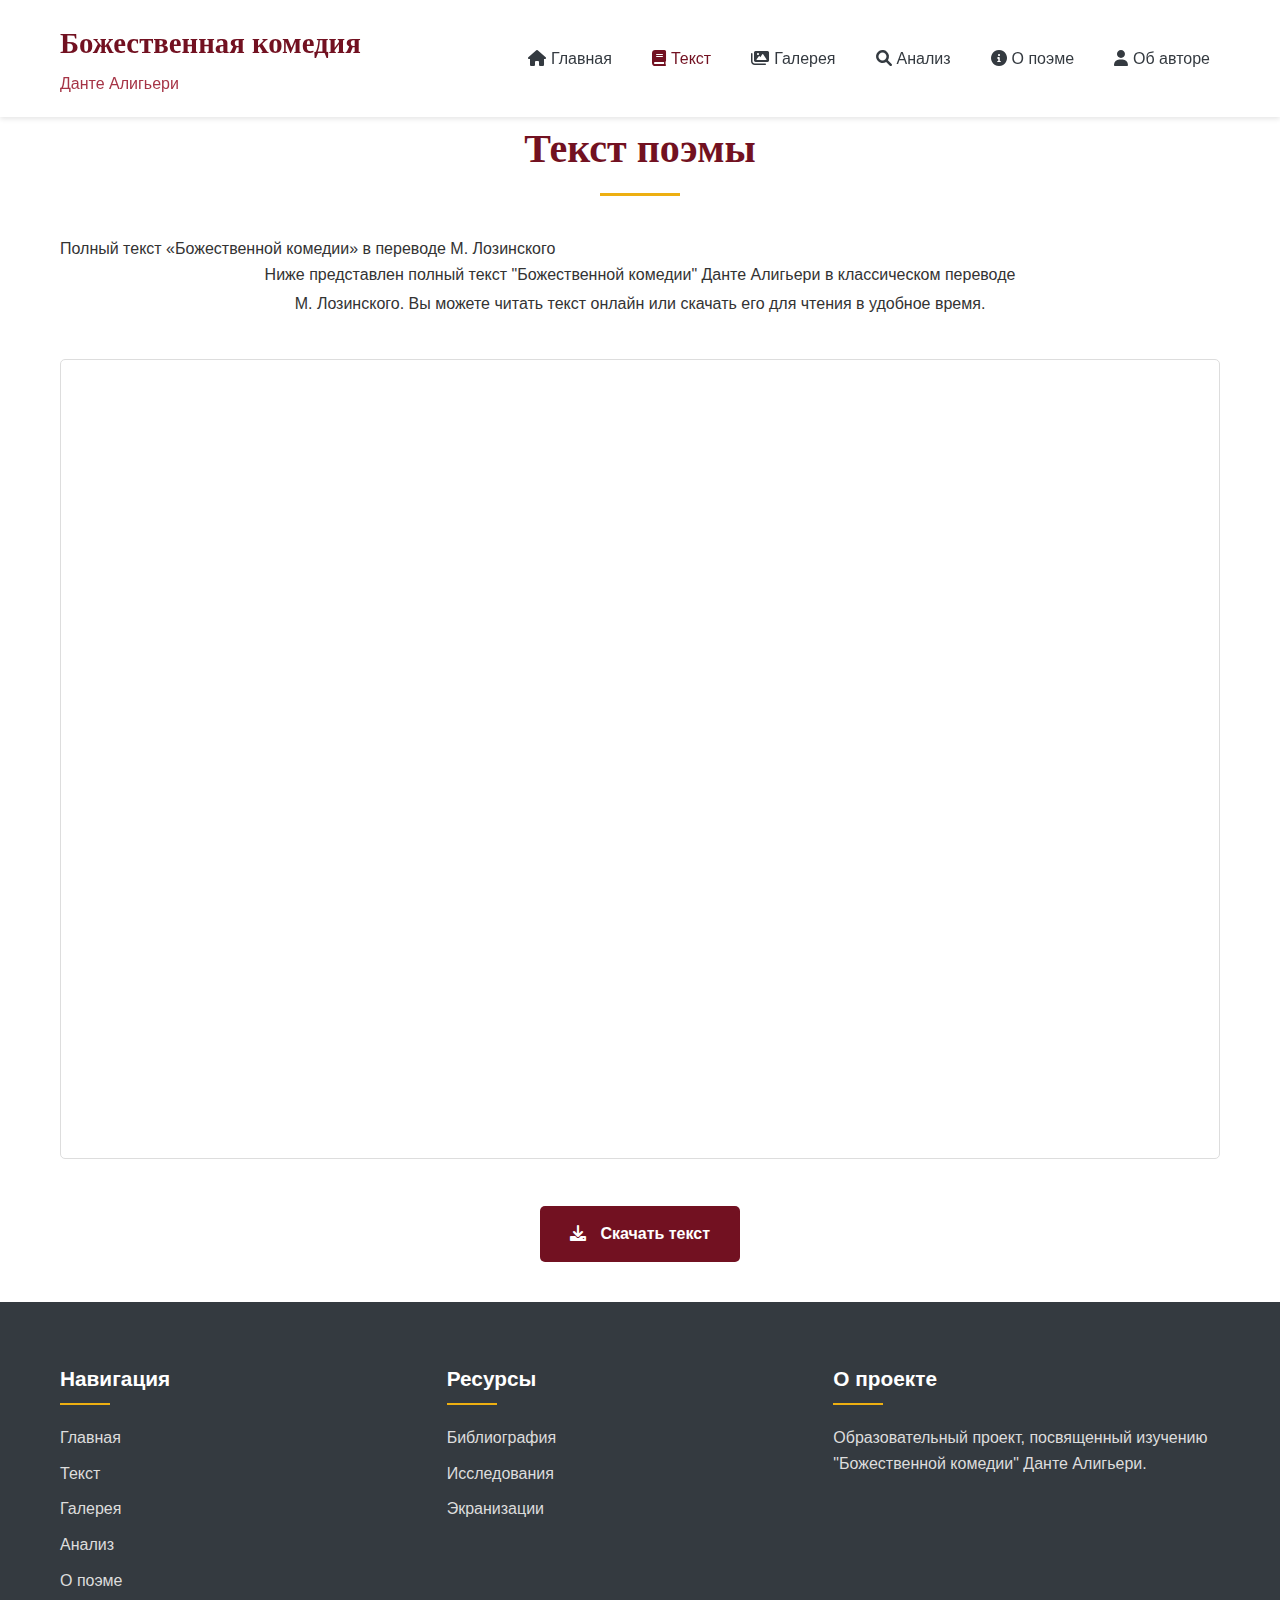
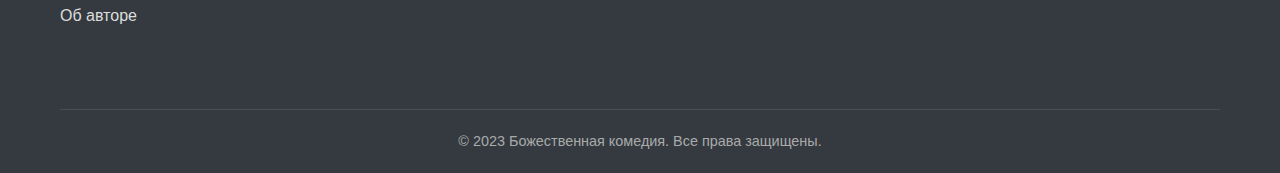
<file: text.html>
<!DOCTYPE html>
<html lang="ru">
<head>
    <meta charset="UTF-8">
    <meta name="viewport" content="width=device-width, initial-scale=1.0">
    <title>Текст - Божественная комедия</title>
    <link rel="stylesheet" href="css/style.css">
    <link rel="stylesheet" href="https://cdnjs.cloudflare.com/ajax/libs/font-awesome/6.0.0/css/all.min.css">
    <style>
        .pdf-container {
            max-width: 100%;
            margin: 40px auto;
            text-align: center;
        }
        
        .pdf-viewer {
            width: 100%;
            height: 800px;
            border: 1px solid #ddd;
            border-radius: 5px;
            margin-bottom: 20px;
        }
        
        .download-btn {
            display: inline-block;
            background-color: var(--primary-color);
            color: white;
            padding: 15px 30px;
            border-radius: 5px;
            text-decoration: none;
            font-weight: bold;
            margin-top: 20px;
            transition: background-color 0.3s ease;
        }
        
        .download-btn i {
            margin-right: 10px;
        }
        
        .download-btn:hover {
            background-color: var(--secondary-color);
        }
        
        .text-description {
            max-width: 800px;
            margin: 0 auto 40px;
            text-align: center;
            line-height: 1.8;
            padding: 0 20px;
        }
    </style>
</head>
<body>
    <header>
        <div class="container">
            <div class="logo">
                <h1>Божественная комедия</h1>
                <p>Данте Алигьери</p>
            </div>
            <nav id="navbar">
                <ul>
                    <li><a href="index.html"><i class="fas fa-home"></i> Главная</a></li>
                    <li><a href="text.html" class="active"><i class="fas fa-book"></i> Текст</a></li>
                    <li><a href="gallery.html"><i class="fas fa-images"></i> Галерея</a></li>
                    <li><a href="analysis.html"><i class="fas fa-search"></i> Анализ</a></li>
                    <li><a href="about.html"><i class="fas fa-info-circle"></i> О поэме</a></li>
                    <li><a href="author.html"><i class="fas fa-user"></i> Об авторе</a></li>
                </ul>
            </nav>
            <div class="menu-toggle">
                <i class="fas fa-bars"></i>
            </div>
        </div>
    </header>

    <main>
        <section class="page-header">
            <div class="container">
                <h1 class="section-title">Текст поэмы</h1>
                <p class="text-center">Полный текст «Божественной комедии» в переводе М. Лозинского</p>
            </div>
        </section>

        <section class="text-content">
            <div class="container">
                <div class="text-description">
                    <p>Ниже представлен полный текст "Божественной комедии" Данте Алигьери в классическом переводе М. Лозинского. Вы можете читать текст онлайн или скачать его для чтения в удобное время.</p>
                </div>
                
                <div class="pdf-container">
                    <iframe class="pdf-viewer" src="перевод Лозинского.pdf" type="application/pdf"></iframe>
                    
                    <a href="перевод Лозинского.pdf" download class="download-btn">
                        <i class="fas fa-download"></i> Скачать текст
                    </a>
                </div>
            </div>
        </section>
    </main>

    <footer>
        <div class="container">
            <div class="footer-content">
                <div class="footer-section">
                    <h3>Навигация</h3>
                    <ul>
                        <li><a href="index.html">Главная</a></li>
                        <li><a href="text.html">Текст</a></li>
                        <li><a href="gallery.html">Галерея</a></li>
                        <li><a href="analysis.html">Анализ</a></li>
                        <li><a href="about.html">О поэме</a></li>
                        <li><a href="author.html">Об авторе</a></li>
                    </ul>
                </div>
                <div class="footer-section">
                    <h3>Ресурсы</h3>
                    <ul>
                        <li><a href="#">Библиография</a></li>
                        <li><a href="#">Исследования</a></li>
                        <li><a href="#">Экранизации</a></li>
                    </ul>
                </div>
                <div class="footer-section">
                    <h3>О проекте</h3>
                    <p>Образовательный проект, посвященный изучению "Божественной комедии" Данте Алигьери.</p>
                </div>
            </div>
            <div class="copyright">
                <p>&copy; 2023 Божественная комедия. Все права защищены.</p>
            </div>
        </div>
    </footer>

    <script src="js/script.js"></script>
</body>
</html>
</file>
<file: css/style.css>
/* Global Styles */
:root {
    --primary-color: #721121;
    --secondary-color: #a63446;
    --accent-color: #edaf11;
    --light-color: #f8f9fa;
    --dark-color: #343a40;
    --text-color: #333;
    --font-primary: 'Georgia', 'Times New Roman', serif;
    --font-secondary: 'Arial', sans-serif;
}

* {
    margin: 0;
    padding: 0;
    box-sizing: border-box;
}

body {
    font-family: var(--font-secondary);
    line-height: 1.6;
    color: var(--text-color);
    background-color: #fff;
}

a {
    text-decoration: none;
    color: var(--primary-color);
}

ul {
    list-style: none;
}

.container {
    max-width: 1200px;
    margin: 0 auto;
    padding: 0 20px;
}

.btn {
    display: inline-block;
    background-color: var(--primary-color);
    color: white;
    padding: 12px 25px;
    font-size: 16px;
    border: none;
    cursor: pointer;
    border-radius: 5px;
    transition: all 0.3s ease;
}

.btn:hover {
    background-color: var(--secondary-color);
    transform: translateY(-3px);
    box-shadow: 0 4px 8px rgba(0, 0, 0, 0.2);
}

.btn-small {
    padding: 8px 16px;
    font-size: 14px;
    border-radius: 3px;
    background-color: var(--secondary-color);
    color: white;
    display: inline-block;
    transition: all 0.3s ease;
}

.btn-small:hover {
    background-color: var(--primary-color);
    transform: translateY(-2px);
    box-shadow: 0 2px 5px rgba(0, 0, 0, 0.2);
}

.section-title {
    text-align: center;
    margin-bottom: 40px;
    font-family: var(--font-primary);
    font-size: 2.5rem;
    color: var(--primary-color);
    position: relative;
    padding-bottom: 15px;
}

.section-title::after {
    content: '';
    position: absolute;
    bottom: 0;
    left: 50%;
    transform: translateX(-50%);
    width: 80px;
    height: 3px;
    background-color: var(--accent-color);
}

.center {
    text-align: center;
    margin-top: 30px;
}

/* Header */
header {
    background-color: white;
    box-shadow: 0 2px 5px rgba(0, 0, 0, 0.1);
    position: sticky;
    top: 0;
    z-index: 100;
}

header .container {
    display: flex;
    justify-content: space-between;
    align-items: center;
    padding: 20px;
}

.logo h1 {
    font-family: var(--font-primary);
    font-size: 1.8rem;
    color: var(--primary-color);
    margin-bottom: 5px;
}

.logo p {
    font-size: 1rem;
    color: var(--secondary-color);
}

nav ul {
    display: flex;
}

nav ul li {
    margin-left: 20px;
}

nav ul li a {
    color: var(--dark-color);
    padding: 10px;
    font-size: 1rem;
    transition: all 0.3s ease;
    display: flex;
    align-items: center;
}

nav ul li a i {
    margin-right: 5px;
}

nav ul li a:hover,
nav ul li a.active {
    color: var(--primary-color);
}

.menu-toggle {
    display: none;
    font-size: 1.5rem;
    cursor: pointer;
    color: var(--dark-color);
}

/* Hero Section */
.hero {
    height: 80vh;
    background-image: linear-gradient(rgba(0, 0, 0, 0.7), rgba(0, 0, 0, 0.7)), url('../images/divine-comedy-hero.jpg');
    background-size: cover;
    background-position: center;
    background-attachment: fixed;
    color: white;
    display: flex;
    align-items: center;
    text-align: center;
}

.hero-content {
    max-width: 800px;
    margin: 0 auto;
}

.hero-content h2 {
    font-family: var(--font-primary);
    font-size: 2.5rem;
    margin-bottom: 20px;
    line-height: 1.4;
}

.hero-content p {
    font-size: 1.25rem;
    margin-bottom: 30px;
}

/* Sections Overview */
.sections-overview {
    padding: 80px 0;
    background-color: var(--light-color);
}

.boxes {
    display: flex;
    justify-content: center;
    gap: 30px;
}

.box {
    background-color: white;
    border-radius: 8px;
    overflow: hidden;
    box-shadow: 0 5px 15px rgba(0, 0, 0, 0.1);
    transition: transform 0.3s ease;
    flex: 1;
    max-width: 350px;
    text-align: center;
}

.box:hover {
    transform: translateY(-10px);
}

.box-image {
    height: 200px;
    background-size: cover;
    background-position: center;
}

#inferno {
    background-image: url('../images/hell.jpeg');
}

#purgatorio {
    background-image: url('../images/cleanse.jpeg');
}

#paradiso {
    background-image: url('../images/heaven.jpeg');
}

.box h3 {
    font-family: var(--font-primary);
    color: var(--primary-color);
    padding: 20px 20px 10px;
    font-size: 1.5rem;
}

.box p {
    padding: 0 20px 20px;
    color: var(--text-color);
}

.box .btn-small {
    margin-bottom: 20px;
}

/* Featured Artwork */
.featured-artwork {
    padding: 80px 0;
    background-color: white;
}

.gallery-preview {
    display: grid;
    grid-template-columns: repeat(2, 1fr);
    gap: 20px;
    margin-bottom: 30px;
}

.gallery-item {
    position: relative;
    overflow: hidden;
    border-radius: 8px;
    box-shadow: 0 5px 15px rgba(0, 0, 0, 0.1);
    cursor: pointer;
    height: 300px;
}

.gallery-item img {
    width: 100%;
    height: 100%;
    object-fit: cover;
    transition: transform 0.5s ease;
}

.gallery-item:hover img {
    transform: scale(1.05);
}

.overlay {
    position: absolute;
    bottom: 0;
    left: 0;
    right: 0;
    background-color: rgba(0, 0, 0, 0.7);
    color: white;
    padding: 15px;
    transform: translateY(100%);
    transition: transform 0.3s ease;
}

.gallery-item:hover .overlay {
    transform: translateY(0);
}

.overlay h3 {
    font-family: var(--font-primary);
    font-size: 1.2rem;
    margin-bottom: 5px;
}

.overlay p {
    font-size: 0.9rem;
    opacity: 0.9;
}

/* Author Preview Section */
.author-preview {
    padding: 80px 0;
    background-color: white;
}

.author-card {
    display: flex;
    max-width: 900px;
    margin: 0 auto;
    background-color: var(--light-color);
    border-radius: 10px;
    overflow: hidden;
    box-shadow: 0 5px 20px rgba(0, 0, 0, 0.1);
}

.author-image {
    flex: 0 0 35%;
    position: relative;
    overflow: hidden;
}

.author-image img {
    width: 100%;
    height: 100%;
    object-fit: cover;
    transition: transform 0.5s ease;
}

.author-card:hover .author-image img {
    transform: scale(1.05);
}

.author-info {
    flex: 0 0 65%;
    padding: 30px;
}

.author-info h3 {
    font-family: var(--font-primary);
    color: var(--primary-color);
    font-size: 1.8rem;
    margin-bottom: 5px;
}

.author-dates {
    color: var(--secondary-color);
    font-weight: bold;
    margin-bottom: 20px;
    font-size: 1.1rem;
}

.author-info p {
    margin-bottom: 20px;
    line-height: 1.7;
}

.author-info .btn-small {
    display: inline-block;
    margin-top: 10px;
}

/* Philosophical Quiz Section */
.philosophical-quiz {
    padding: 80px 0;
    background-color: var(--light-color);
}

.quiz-intro {
    max-width: 800px;
    margin: 0 auto 40px;
    text-align: center;
    font-size: 1.1rem;
    line-height: 1.8;
    color: var(--dark-color);
}

.quiz-questions {
    max-width: 900px;
    margin: 0 auto;
}

.quiz-question {
    background-color: white;
    border-radius: 8px;
    padding: 25px 30px;
    margin-bottom: 20px;
    box-shadow: 0 5px 15px rgba(0, 0, 0, 0.05);
    transition: transform 0.3s ease, box-shadow 0.3s ease;
}

.quiz-question:hover {
    transform: translateY(-5px);
    box-shadow: 0 8px 20px rgba(0, 0, 0, 0.1);
}

.quiz-question h3 {
    color: var(--primary-color);
    font-family: var(--font-primary);
    font-size: 1.4rem;
    margin-bottom: 15px;
    border-bottom: 2px solid var(--accent-color);
    padding-bottom: 10px;
    display: inline-block;
}

.quiz-question p {
    font-size: 1.05rem;
    line-height: 1.7;
    color: var(--text-color);
}

/* Quote Section */
.quote {
    background-color: var(--primary-color);
    padding: 80px 0;
    color: white;
}

blockquote {
    max-width: 800px;
    margin: 0 auto;
    text-align: center;
    font-family: var(--font-primary);
    font-size: 2rem;
    line-height: 1.4;
}

blockquote cite {
    display: block;
    margin-top: 20px;
    font-size: 1.2rem;
    font-style: normal;
    opacity: 0.8;
}

/* Footer */
footer {
    background-color: var(--dark-color);
    color: white;
    padding: 60px 0 20px;
}

.footer-content {
    display: flex;
    flex-wrap: wrap;
    justify-content: space-between;
    margin-bottom: 40px;
}

.footer-section {
    flex: 1;
    min-width: 250px;
    margin-bottom: 30px;
}

.footer-section h3 {
    font-size: 1.3rem;
    margin-bottom: 20px;
    position: relative;
    padding-bottom: 10px;
}

.footer-section h3::after {
    content: '';
    position: absolute;
    bottom: 0;
    left: 0;
    width: 50px;
    height: 2px;
    background-color: var(--accent-color);
}

.footer-section ul li {
    margin-bottom: 10px;
}

.footer-section ul li a {
    color: #ddd;
    transition: color 0.3s ease;
}

.footer-section ul li a:hover {
    color: var(--accent-color);
}

.footer-section p {
    color: #ddd;
}

.copyright {
    text-align: center;
    padding-top: 20px;
    border-top: 1px solid rgba(255, 255, 255, 0.1);
}

.copyright p {
    font-size: 0.9rem;
    color: #aaa;
}

/* Responsive */
@media (max-width: 992px) {
    .boxes {
        flex-direction: column;
        align-items: center;
    }
    
    .box {
        max-width: 100%;
        margin-bottom: 30px;
    }
    
    .gallery-preview {
        grid-template-columns: repeat(2, 1fr);
        gap: 15px;
    }
    
    .gallery-item {
        height: 250px;
    }
    
    .author-card {
        max-width: 100%;
    }
}

@media (max-width: 768px) {
    header .container {
        flex-direction: column;
        text-align: center;
    }
    
    .logo {
        margin-bottom: 15px;
    }
    
    nav {
        width: 100%;
        display: none;
    }
    
    nav.active {
        display: block;
    }
    
    nav ul {
        flex-direction: column;
    }
    
    nav ul li {
        margin: 0;
        text-align: center;
    }
    
    nav ul li a {
        display: block;
        padding: 15px;
        border-bottom: 1px solid #eee;
    }
    
    .menu-toggle {
        display: block;
        position: absolute;
        top: 20px;
        right: 20px;
    }
    
    .hero-content h2 {
        font-size: 2rem;
    }
    
    .section-title {
        font-size: 2rem;
    }
    
    blockquote {
        font-size: 1.5rem;
    }
    
    .quiz-intro {
        font-size: 1rem;
        padding: 0 15px;
    }
    
    .quiz-question {
        padding: 20px;
    }
    
    .quiz-question h3 {
        font-size: 1.2rem;
    }
    
    .quiz-question p {
        font-size: 1rem;
    }
    
    .author-card {
        flex-direction: column;
    }
    
    .author-image {
        flex: 0 0 300px;
    }
    
    .author-info {
        flex: 1;
    }
}

@media (max-width: 576px) {
    .hero {
        height: 60vh;
    }
    
    .hero-content h2 {
        font-size: 1.5rem;
    }
    
    .hero-content p {
        font-size: 1rem;
    }
    
    .btn {
        padding: 10px 20px;
    }
    
    .gallery-preview {
        grid-template-columns: 1fr;
    }
    
    .quiz-question {
        padding: 15px;
    }
    
    .quiz-question h3 {
        font-size: 1.1rem;
    }
    
    .author-image {
        flex: 0 0 200px;
    }
    
    .author-info h3 {
        font-size: 1.5rem;
    }
}
</file>
